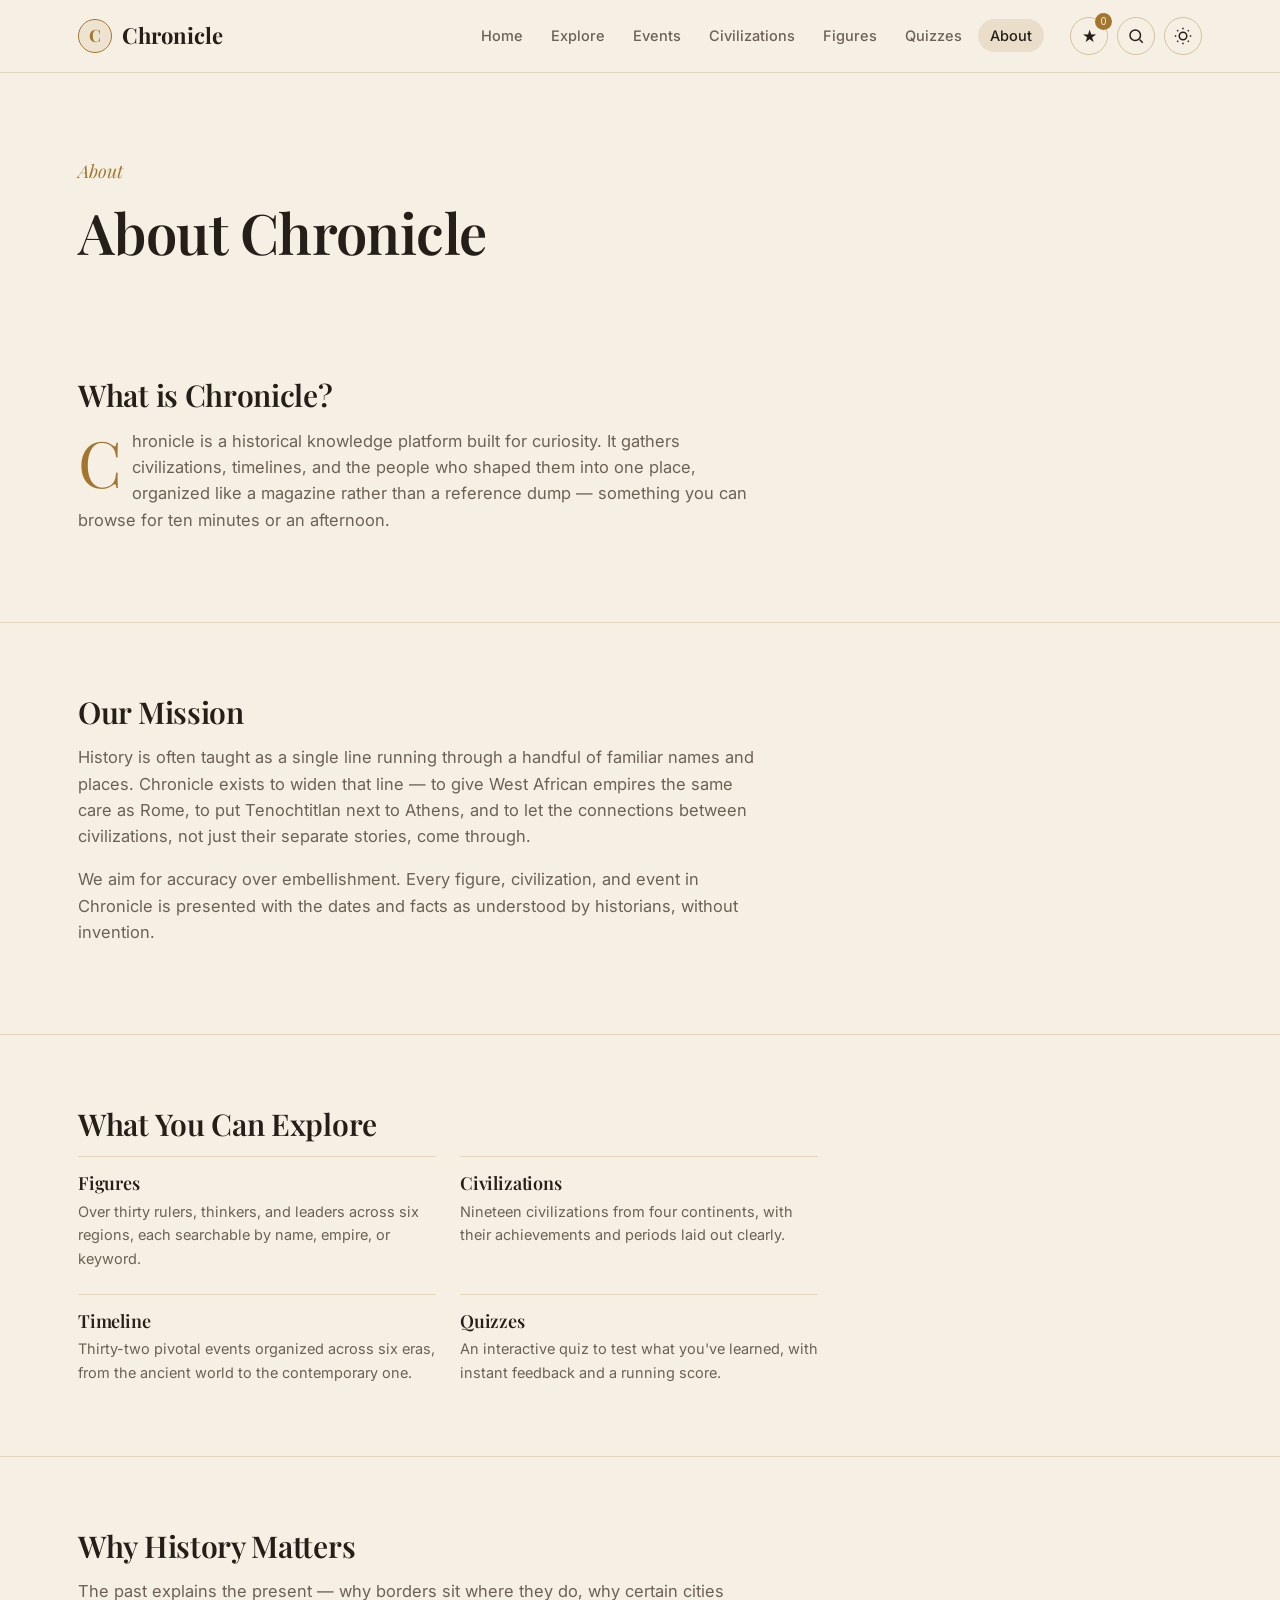
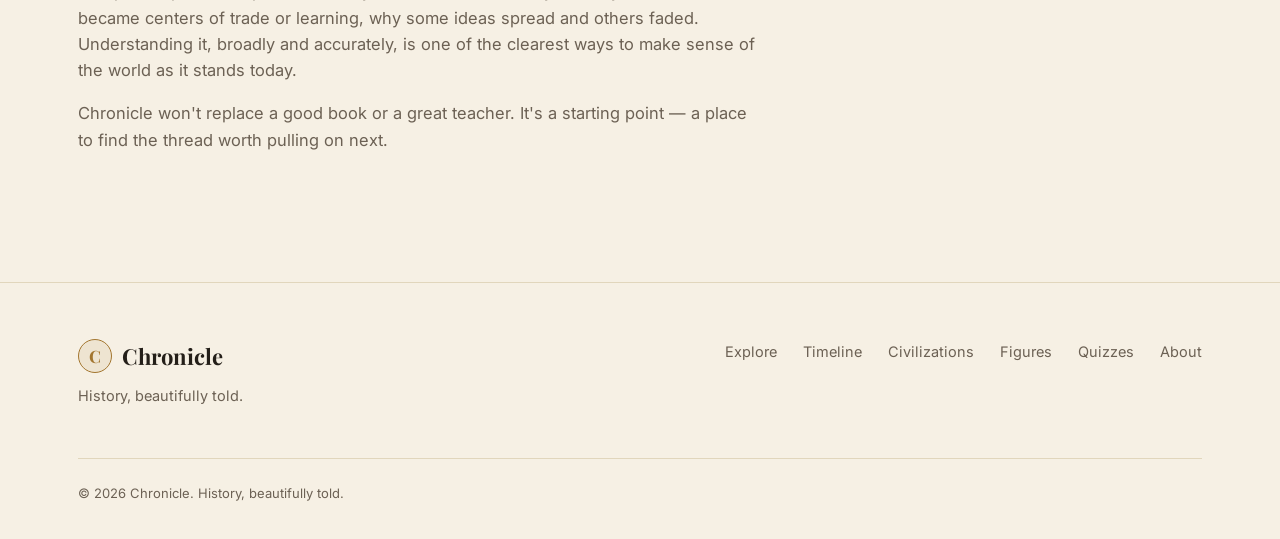
<file: about.html>
<!DOCTYPE html>
<html lang="en">
<head>
<meta charset="UTF-8">
<meta name="viewport" content="width=device-width, initial-scale=1, viewport-fit=cover">
<title>About — Chronicle</title>
<meta name="description" content="What Chronicle is, our mission, and why history matters.">
<link rel="preconnect" href="https://fonts.googleapis.com">
<link rel="stylesheet" href="style.css">
</head>
<body data-page="about">
<a class="skip-link" href="#main">Skip to content</a>
<header class="site-header">
  <div class="header-inner">
    <a href="index.html" class="logo"><span class="logo-mark">C</span>Chronicle</a>
    <nav class="nav-menu" data-nav-menu>
      <ul class="nav-links">
        <li><a href="index.html" data-page="home">Home</a></li>
        <li><a href="explore.html" data-page="explore">Explore</a></li>
        <li><a href="timeline.html" data-page="timeline">Events</a></li>
        <li><a href="civilizations.html" data-page="civilizations">Civilizations</a></li>
        <li><a href="figures.html" data-page="figures">Figures</a></li>
        <li><a href="quizzes.html" data-page="quizzes">Quizzes</a></li>
        <li><a href="about.html" data-page="about">About</a></li>
      </ul>
    </nav>
    <div class="header-actions">
      <button class="header-search" type="button" data-header-search aria-label="Search Chronicle">
        <svg width="18" height="18" viewBox="0 0 24 24" fill="none" stroke="currentColor" stroke-width="2"><circle cx="11" cy="11" r="7"/><path d="m21 21-4.3-4.3"/></svg>
      </button>
      <button class="theme-toggle" data-theme-toggle aria-label="Toggle dark mode" aria-pressed="false">
        <svg class="icon-light" width="18" height="18" viewBox="0 0 24 24" fill="none" stroke="currentColor" stroke-width="2"><circle cx="12" cy="12" r="5"/><path d="M12 1v2M12 21v2M4.22 4.22l1.42 1.42M18.36 18.36l1.42 1.42M1 12h2M21 12h2M4.22 19.78l1.42-1.42M18.36 5.64l1.42-1.42"/></svg>
        <svg class="icon-dark" width="18" height="18" viewBox="0 0 24 24" fill="none" stroke="currentColor" stroke-width="2"><path d="M21 12.79A9 9 0 1 1 11.21 3 7 7 0 0 0 21 12.79z"/></svg>
      </button>
      <button class="nav-toggle" data-nav-toggle aria-label="Toggle menu" aria-expanded="false">
        <span></span><span></span><span></span>
      </button>
    </div>
  </div>
</header>

<main id="main">
  <section class="hero" style="padding-bottom:20px;">
    <div class="container">
      <p class="hero-eyebrow">About</p>
      <h1 style="font-size:clamp(36px,5vw,56px);">About Chronicle</h1>
    </div>
  </section>

  <section class="section" style="border-top:none;">
    <div class="container">
      <div class="prose-block">
        <h2>What is Chronicle?</h2>
        <p class="dropcap">Chronicle is a historical knowledge platform built for curiosity. It gathers civilizations, timelines, and the people who shaped them into one place, organized like a magazine rather than a reference dump — something you can browse for ten minutes or an afternoon.</p>
      </div>
    </div>
  </section>

  <section class="section">
    <div class="container">
      <div class="prose-block">
        <h2>Our Mission</h2>
        <p>History is often taught as a single line running through a handful of familiar names and places. Chronicle exists to widen that line — to give West African empires the same care as Rome, to put Tenochtitlan next to Athens, and to let the connections between civilizations, not just their separate stories, come through.</p>
        <p>We aim for accuracy over embellishment. Every figure, civilization, and event in Chronicle is presented with the dates and facts as understood by historians, without invention.</p>
      </div>
    </div>
  </section>

  <section class="section">
    <div class="container">
      <div class="prose-block">
        <h2>What You Can Explore</h2>
        <div class="value-grid">
          <div class="value-item">
            <h3>Figures</h3>
            <p>Over thirty rulers, thinkers, and leaders across six regions, each searchable by name, empire, or keyword.</p>
          </div>
          <div class="value-item">
            <h3>Civilizations</h3>
            <p>Nineteen civilizations from four continents, with their achievements and periods laid out clearly.</p>
          </div>
          <div class="value-item">
            <h3>Timeline</h3>
            <p>Thirty-two pivotal events organized across six eras, from the ancient world to the contemporary one.</p>
          </div>
          <div class="value-item">
            <h3>Quizzes</h3>
            <p>An interactive quiz to test what you've learned, with instant feedback and a running score.</p>
          </div>
        </div>
      </div>
    </div>
  </section>

  <section class="section">
    <div class="container">
      <div class="prose-block">
        <h2>Why History Matters</h2>
        <p>The past explains the present — why borders sit where they do, why certain cities became centers of trade or learning, why some ideas spread and others faded. Understanding it, broadly and accurately, is one of the clearest ways to make sense of the world as it stands today.</p>
        <p>Chronicle won't replace a good book or a great teacher. It's a starting point — a place to find the thread worth pulling on next.</p>
      </div>
    </div>
  </section>
</main>

<footer class="site-footer">
  <div class="container">
    <div class="footer-grid">
      <div class="footer-brand">
        <a href="index.html" class="logo"><span class="logo-mark">C</span>Chronicle</a>
        <p class="footer-tagline">History, beautifully told.</p>
      </div>
      <ul class="footer-links">
        <li><a href="explore.html">Explore</a></li>
        <li><a href="timeline.html">Timeline</a></li>
        <li><a href="civilizations.html">Civilizations</a></li>
        <li><a href="figures.html">Figures</a></li>
        <li><a href="quizzes.html">Quizzes</a></li>
        <li><a href="about.html">About</a></li>
      </ul>
    </div>
    <div class="footer-bottom">&copy; <span data-current-year>2026</span> Chronicle. History, beautifully told.</div>
  </div>
</footer>

<script src="script.js"></script>
</body>
</html>
</file>
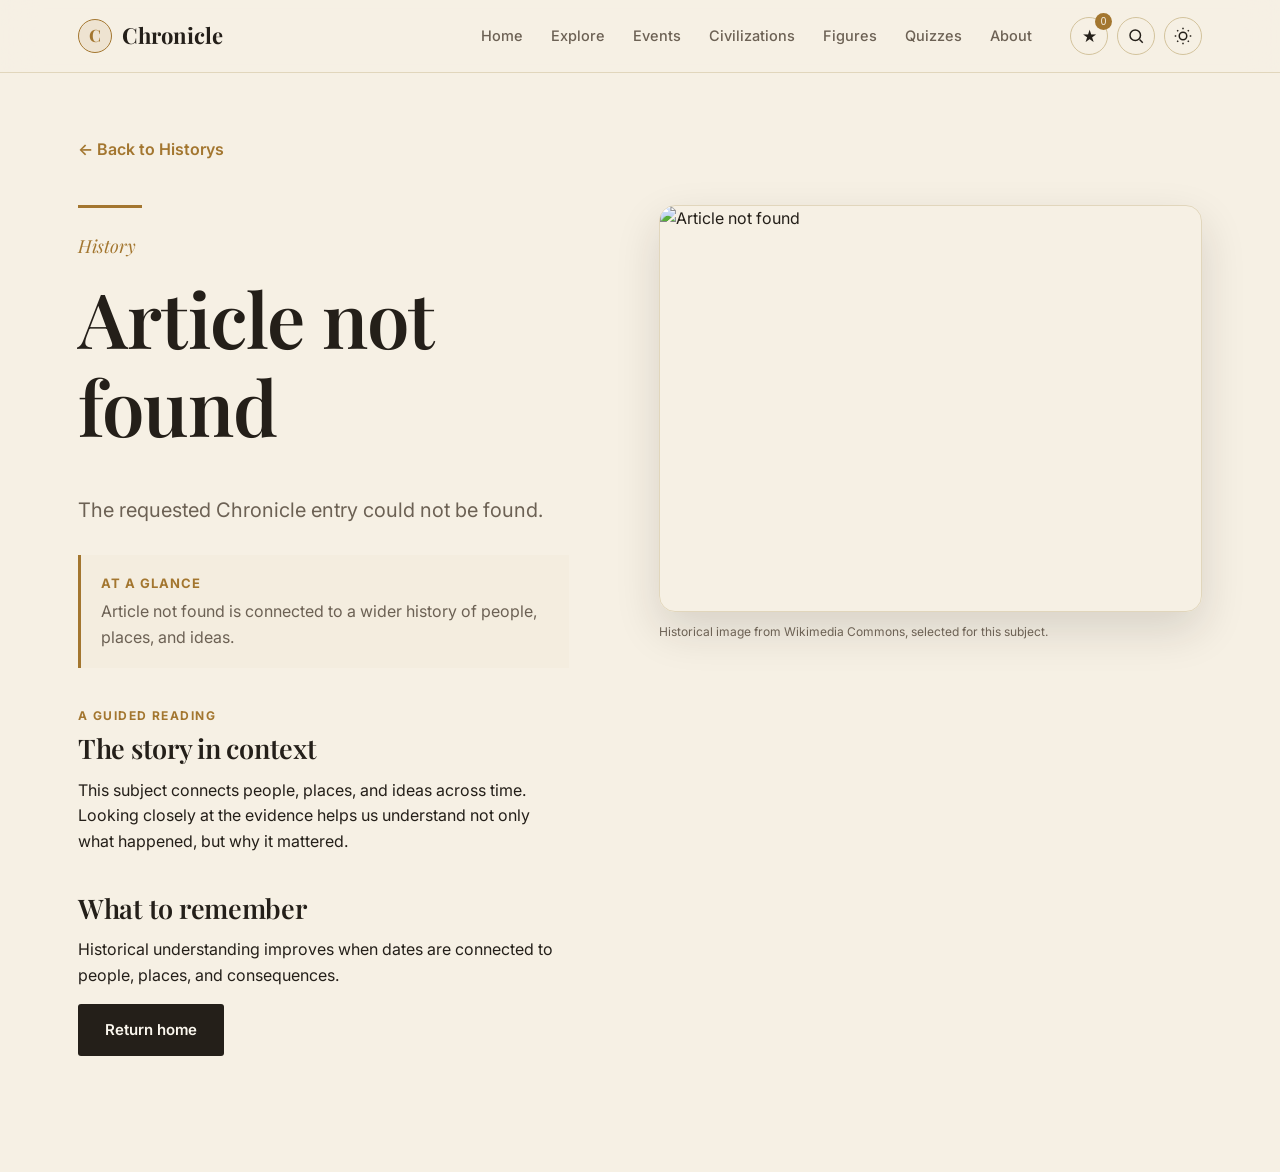
<file: article.html>
<!DOCTYPE html>
<html lang="en">
<head>
<meta charset="UTF-8">
<meta name="viewport" content="width=device-width, initial-scale=1, viewport-fit=cover">
<title>Article — Chronicle</title>
<meta name="description" content="A Chronicle historical article.">
<link rel="stylesheet" href="style.css">
</head>
<body data-page="article">
<a class="skip-link" href="#main">Skip to content</a>
<header class="site-header">
  <div class="header-inner">
    <a href="index.html" class="logo"><span class="logo-mark">C</span>Chronicle</a>
    <nav class="nav-menu" data-nav-menu>
      <ul class="nav-links">
        <li><a href="index.html" data-page="home">Home</a></li>
        <li><a href="explore.html" data-page="explore">Explore</a></li>
        <li><a href="timeline.html" data-page="timeline">Events</a></li>
        <li><a href="civilizations.html" data-page="civilizations">Civilizations</a></li>
        <li><a href="figures.html" data-page="figures">Figures</a></li>
        <li><a href="quizzes.html" data-page="quizzes">Quizzes</a></li>
        <li><a href="about.html" data-page="about">About</a></li>
      </ul>
    </nav>
    <div class="header-actions">
      <button class="header-search" type="button" data-header-search aria-label="Search Chronicle">
        <svg width="18" height="18" viewBox="0 0 24 24" fill="none" stroke="currentColor" stroke-width="2"><circle cx="11" cy="11" r="7"/><path d="m21 21-4.3-4.3"/></svg>
      </button>
      <button class="theme-toggle" data-theme-toggle aria-label="Toggle dark mode" aria-pressed="false">
        <svg class="icon-light" width="18" height="18" viewBox="0 0 24 24" fill="none" stroke="currentColor" stroke-width="2"><circle cx="12" cy="12" r="5"/><path d="M12 1v2M12 21v2M4.22 4.22l1.42 1.42M18.36 18.36l1.42 1.42M1 12h2M21 12h2M4.22 19.78l1.42-1.42M18.36 5.64l1.42-1.42"/></svg>
        <svg class="icon-dark" width="18" height="18" viewBox="0 0 24 24" fill="none" stroke="currentColor" stroke-width="2"><path d="M21 12.79A9 9 0 1 1 11.21 3 7 7 0 0 0 21 12.79z"/></svg>
      </button>
      <button class="nav-toggle" data-nav-toggle aria-label="Toggle menu" aria-expanded="false"><span></span><span></span><span></span></button>
    </div>
  </div>
</header>

<main id="main">
  <article class="article-page" id="article-content"></article>
</main>

<script src="script.js"></script>
<script>
document.addEventListener("DOMContentLoaded", () => {
  const params = new URLSearchParams(window.location.search);
  const type = params.get("type") || "story";
  const id = params.get("id") || "";
  const item = getChronicleItem(type, id);
  const article = document.getElementById("article-content");
  const name = item ? (item.name || item.title) : "Article not found";
  const image = item ? itemImage(item, item.image || fallbackImage) : fallbackImage;
  const category = type === "figure" ? "Historical figure" : type === "civilization" ? "Civilization" : type === "event" ? "Timeline event" : item?.category || "History";
  const detail = item ? (item.description || "Explore the historical context, people, and ideas connected to this subject.") : "The requested Chronicle entry could not be found.";
  const metadata = item ? [item.period, item.date, item.era, item.region, item.civilization].filter(Boolean) : [];

  document.title = `${name} — Chronicle`;
  article.innerHTML = `
    <div class="container">
      <a class="article-back" href="${type === "civilization" ? "civilizations.html" : type === "figure" ? "figures.html" : type === "event" ? "timeline.html" : "explore.html"}">&larr; Back to ${escapeHtml(category)}s</a>
      <div class="article-layout">
        <div class="article-copy">
          <p class="hero-eyebrow">${escapeHtml(category)}</p>
          <h1>${escapeHtml(name)}</h1>
          <div class="article-meta">${metadata.map(value => `<span>${escapeHtml(value)}</span>`).join("")}</div>
          ${item ? favoriteButton(type, item.id, name) : ""}
          <p class="article-lede">${escapeHtml(detail)}</p>
          <div class="article-at-a-glance">
            <strong>At a glance</strong>
            <p>${escapeHtml(name)} is connected to ${escapeHtml(metadata.filter(value => value !== item?.date && value !== item?.period).join(", ") || "a wider history of people, places, and ideas")}.</p>
          </div>
          <div class="article-section-label">A guided reading</div>
          <h2>The story in context</h2>
          <p>${escapeHtml(type === "figure" ? `${name} is best understood through the decisions, relationships, and pressures that shaped their time. Their story is not only a biography: it shows how individual choices could influence states, communities, and ideas.` : type === "civilization" ? `${name} developed through geography, institutions, exchange, and conflict. Studying how these forces worked together helps explain both its achievements and its lasting influence.` : type === "event" ? `This event mattered because it changed what people, rulers, or communities could do next. Its causes developed over time, and its consequences continued beyond the date shown here.` : `This subject connects people, places, and ideas across time. Looking closely at the evidence helps us understand not only what happened, but why it mattered.`)}</p>
          <h2>What to remember</h2>
          <p>${escapeHtml(item?.keywords?.length ? `Keep these ideas in mind: ${item.keywords.slice(0, 5).join(", ")}.` : "Historical understanding improves when dates are connected to people, places, and consequences.")}</p>
          ${item && item.achievements ? `<h2>Key achievements</h2><ul class="article-list">${item.achievements.map(value => `<li>${escapeHtml(value)}</li>`).join("")}</ul>` : ""}
        </div>
        <figure class="article-figure">
          <img data-topic-image data-topic="${escapeHtml(item?.keywords?.join(" ") || category)}" src="${image}" alt="${escapeHtml(itemImageAlt(item, name))}" onerror="imageOnErrorHandler(this,'${escapeHtml(name)}','${escapeHtml(id)}')">
          <figcaption>Historical image from Wikimedia Commons, selected for this subject.</figcaption>
        </figure>
      </div>
    </div>`;
  if (!item) article.querySelector(".article-copy").innerHTML += `<p><a class="btn btn-primary" href="index.html">Return home</a></p>`;
});
</script>
</body>
</html>
</file>
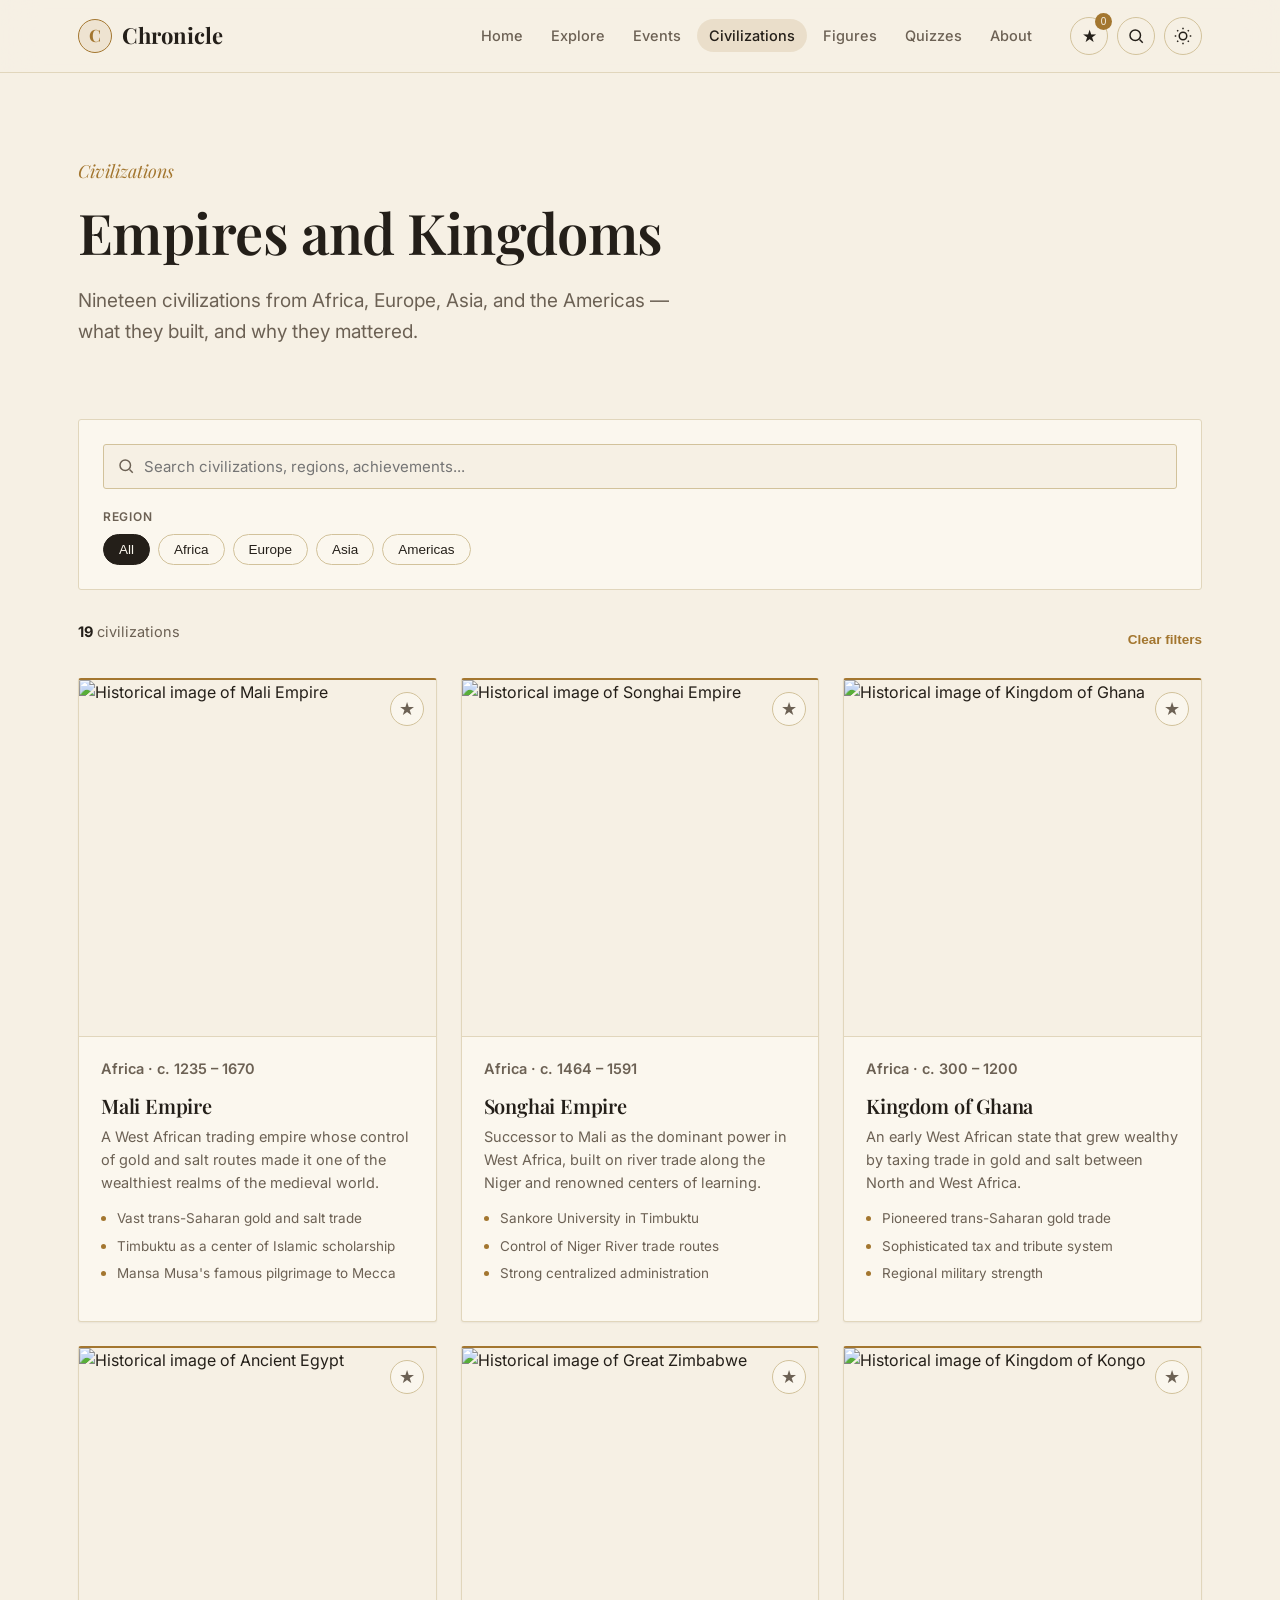
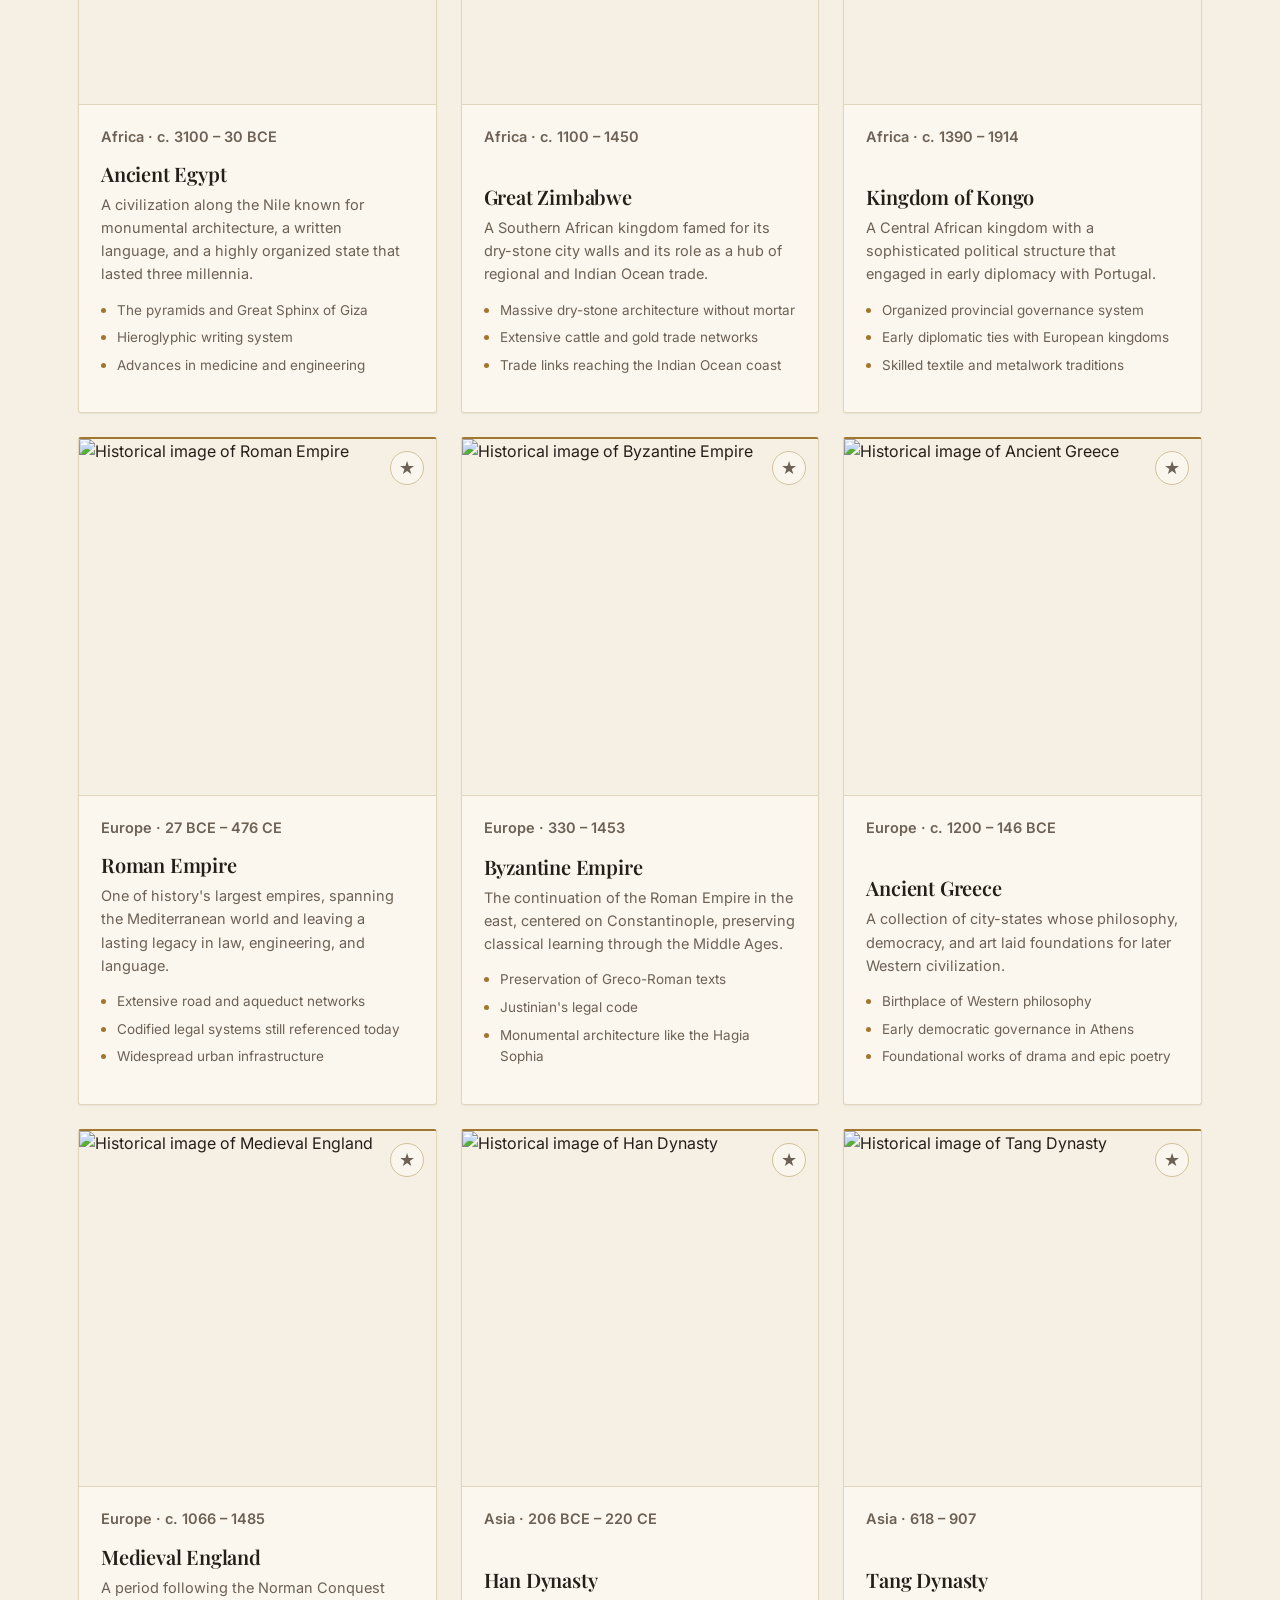
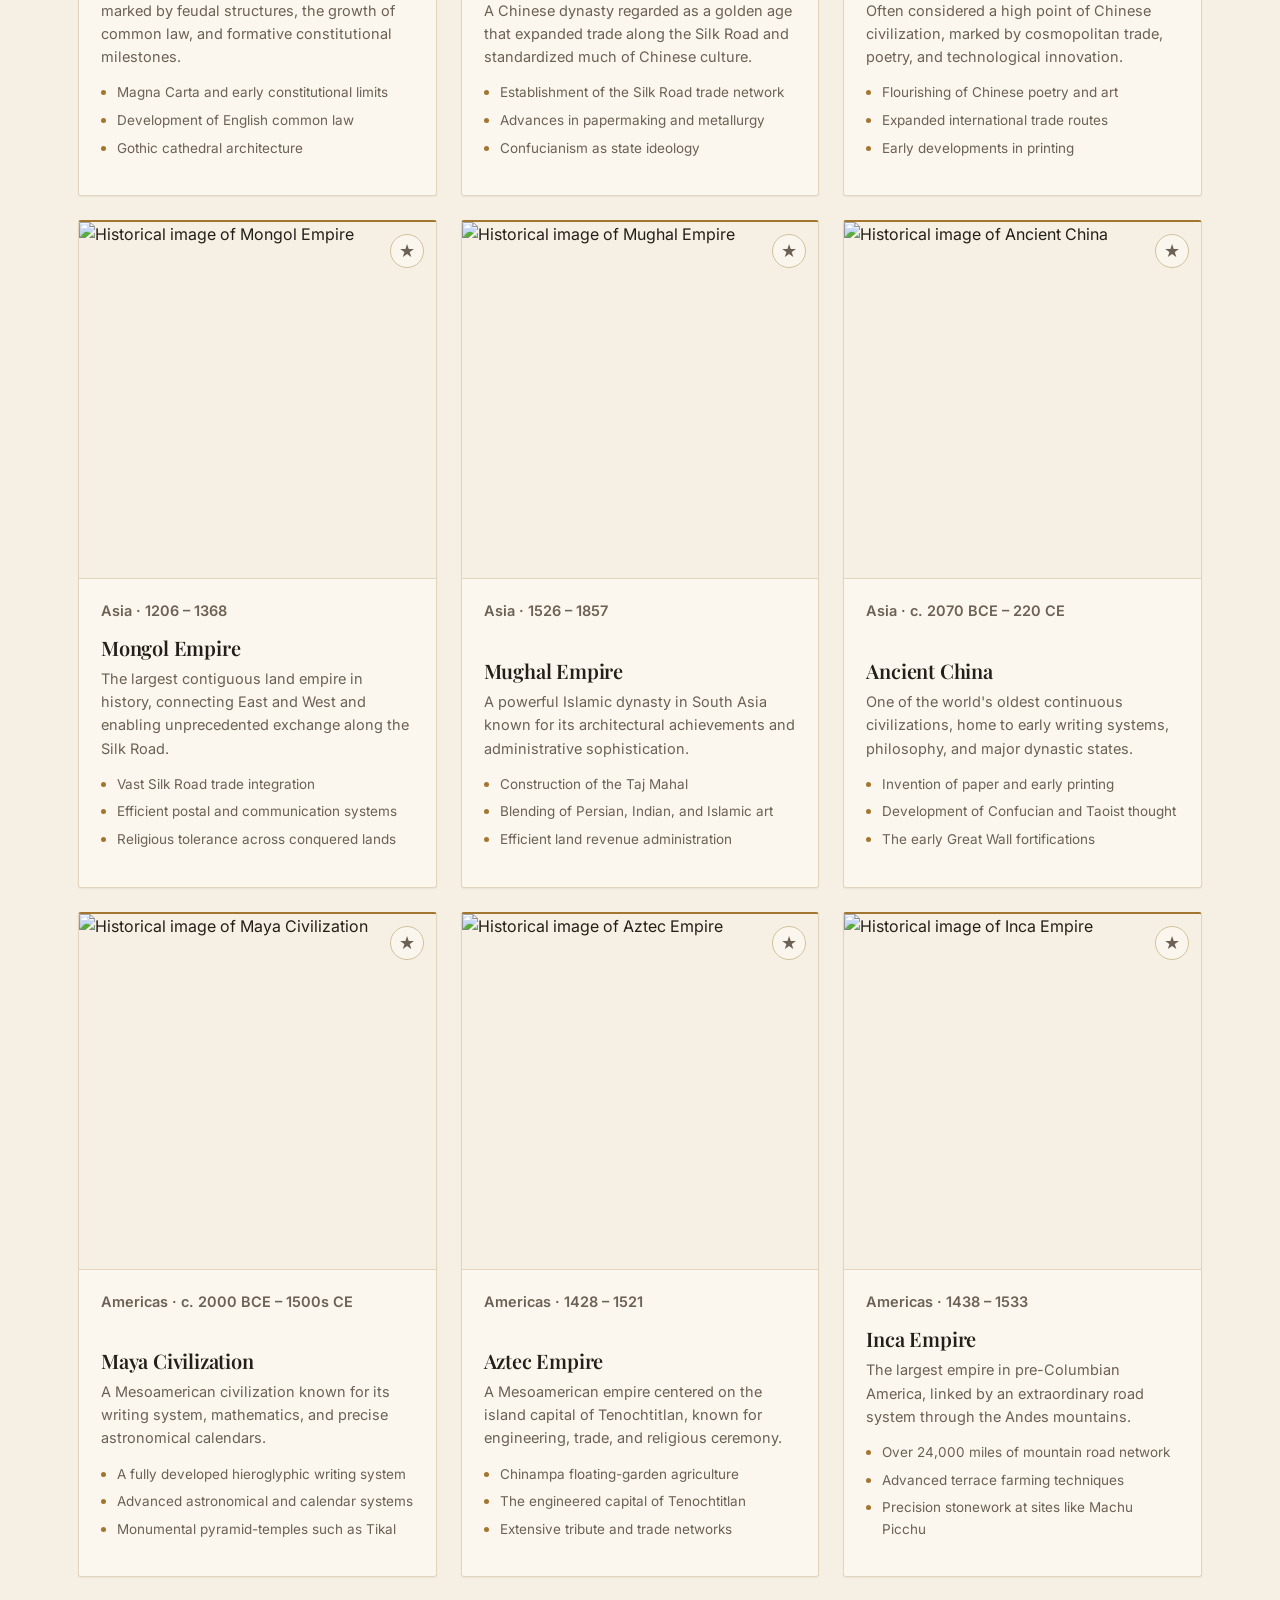
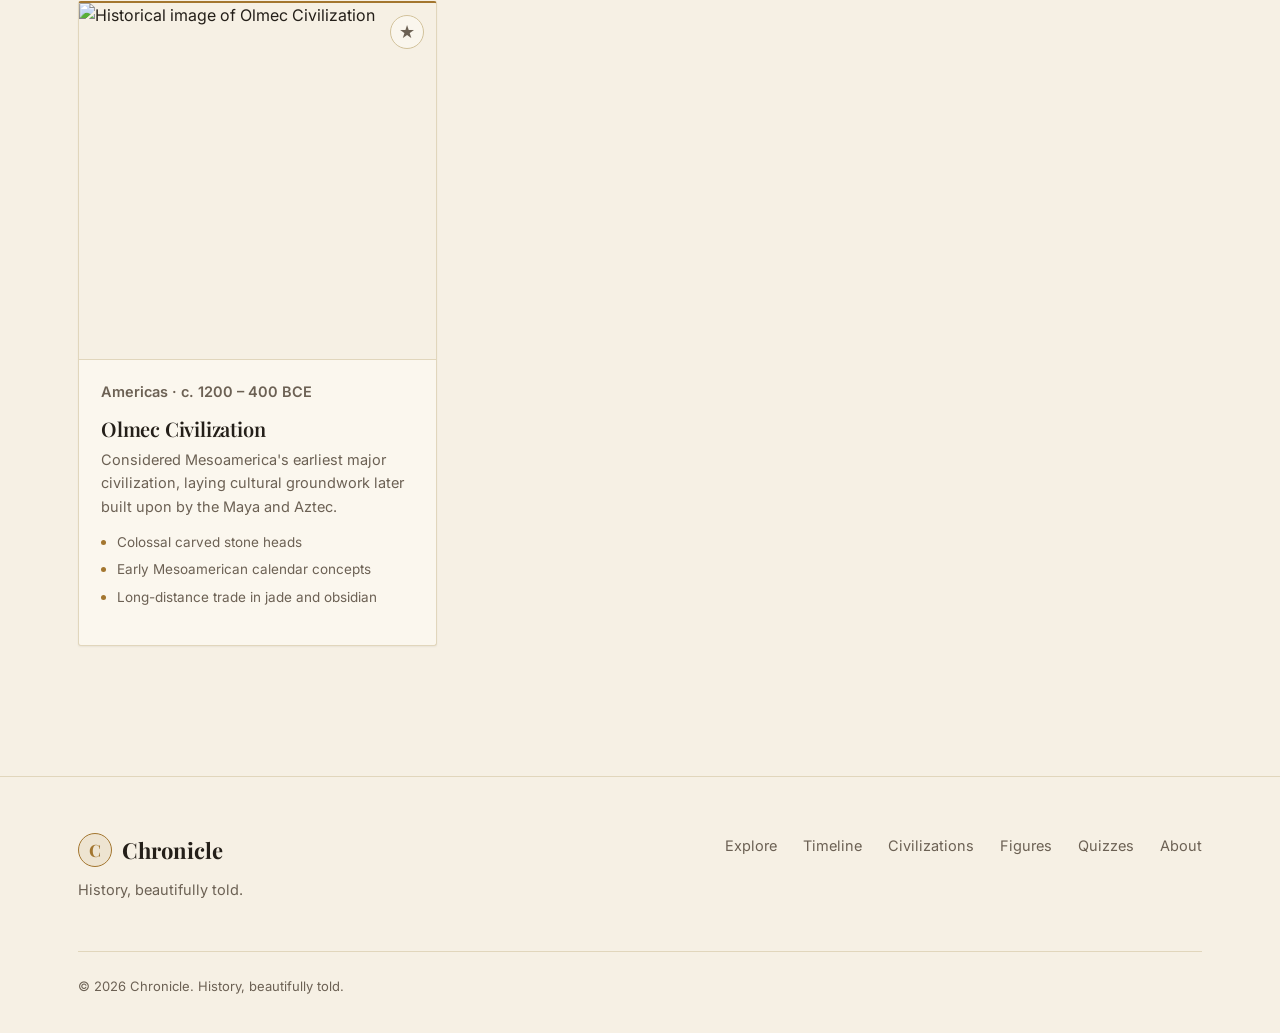
<file: civilizations.html>
<!DOCTYPE html>
<html lang="en">
<head>
<meta charset="UTF-8">
<meta name="viewport" content="width=device-width, initial-scale=1, viewport-fit=cover">
<title>Civilizations — Chronicle</title>
<meta name="description" content="Explore civilizations from Africa, Europe, Asia, and the Americas — their achievements, regions, and periods.">
<link rel="preconnect" href="https://fonts.googleapis.com">
<link rel="stylesheet" href="style.css">
</head>
<body data-page="civilizations">
<a class="skip-link" href="#main">Skip to content</a>
<header class="site-header">
  <div class="header-inner">
    <a href="index.html" class="logo"><span class="logo-mark">C</span>Chronicle</a>
    <nav class="nav-menu" data-nav-menu>
      <ul class="nav-links">
        <li><a href="index.html" data-page="home">Home</a></li>
        <li><a href="explore.html" data-page="explore">Explore</a></li>
        <li><a href="timeline.html" data-page="timeline">Events</a></li>
        <li><a href="civilizations.html" data-page="civilizations">Civilizations</a></li>
        <li><a href="figures.html" data-page="figures">Figures</a></li>
        <li><a href="quizzes.html" data-page="quizzes">Quizzes</a></li>
        <li><a href="about.html" data-page="about">About</a></li>
      </ul>
    </nav>
    <div class="header-actions">
      <button class="header-search" type="button" data-header-search aria-label="Search Chronicle">
        <svg width="18" height="18" viewBox="0 0 24 24" fill="none" stroke="currentColor" stroke-width="2"><circle cx="11" cy="11" r="7"/><path d="m21 21-4.3-4.3"/></svg>
      </button>
      <button class="theme-toggle" data-theme-toggle aria-label="Toggle dark mode" aria-pressed="false">
        <svg class="icon-light" width="18" height="18" viewBox="0 0 24 24" fill="none" stroke="currentColor" stroke-width="2"><circle cx="12" cy="12" r="5"/><path d="M12 1v2M12 21v2M4.22 4.22l1.42 1.42M18.36 18.36l1.42 1.42M1 12h2M21 12h2M4.22 19.78l1.42-1.42M18.36 5.64l1.42-1.42"/></svg>
        <svg class="icon-dark" width="18" height="18" viewBox="0 0 24 24" fill="none" stroke="currentColor" stroke-width="2"><path d="M21 12.79A9 9 0 1 1 11.21 3 7 7 0 0 0 21 12.79z"/></svg>
      </button>
      <button class="nav-toggle" data-nav-toggle aria-label="Toggle menu" aria-expanded="false">
        <span></span><span></span><span></span>
      </button>
    </div>
  </div>
</header>

<main id="main">
  <section class="hero civ-hero">
    <div class="container">
      <p class="hero-eyebrow">Civilizations</p>
      <h1>Empires and Kingdoms</h1>
      <p class="lede">Nineteen civilizations from Africa, Europe, Asia, and the Americas — what they built, and why they mattered.</p>
    </div>
  </section>

  <section class="container civ-content">
    <div class="controls-bar">
      <div class="search-row">
        <div class="search-input-wrap">
          <svg width="18" height="18" viewBox="0 0 24 24" fill="none" stroke="currentColor" stroke-width="2"><circle cx="11" cy="11" r="7"/><path d="m21 21-4.3-4.3"/></svg>
          <input type="text" class="search-input" id="civ-search" placeholder="Search civilizations, regions, achievements..." aria-label="Search civilizations">
        </div>
      </div>
      <div class="filter-groups">
        <div class="filter-group">
          <span class="filter-group-label">Region</span>
          <div class="chip-row" id="region-filters"></div>
        </div>
      </div>
    </div>

    <div class="results-row">
      <p class="results-count"><strong id="result-number">0</strong> <span id="result-label">civilizations</span></p>
      <button class="clear-filters-btn" id="clear-filters">Clear filters</button>
    </div>

    <div class="card-grid" id="civ-results"></div>
    <div class="empty-state" id="civ-empty" hidden>
      <h3>No civilizations found</h3>
      <p>Try another name, region, period, or keyword.</p>
    </div>
  </section>
</main>

<footer class="site-footer">
  <div class="container">
    <div class="footer-grid">
      <div class="footer-brand">
        <a href="index.html" class="logo"><span class="logo-mark">C</span>Chronicle</a>
        <p class="footer-tagline">History, beautifully told.</p>
      </div>
      <ul class="footer-links">
        <li><a href="explore.html">Explore</a></li>
        <li><a href="timeline.html">Timeline</a></li>
        <li><a href="civilizations.html">Civilizations</a></li>
        <li><a href="figures.html">Figures</a></li>
        <li><a href="quizzes.html">Quizzes</a></li>
        <li><a href="about.html">About</a></li>
      </ul>
    </div>
    <div class="footer-bottom">&copy; <span data-current-year>2026</span> Chronicle. History, beautifully told.</div>
  </div>
</footer>

<script src="script.js"></script>
<script>
document.addEventListener("DOMContentLoaded", () => {
  const civs = getCivilizations();
  const state = { query: "", region: "All" };
  const regionOrder = ["All", "Africa", "Europe", "Asia", "Americas", "Middle East"];
  const regions = regionOrder.filter(r => r === "All" || civs.some(c => c.region === r));

  function renderChips() {
    const el = document.getElementById("region-filters");
    el.innerHTML = regions.map(opt => `<button class="chip ${state.region === opt ? "is-active" : ""}" data-value="${escapeHtml(opt)}">${escapeHtml(opt)}</button>`).join("");
    el.querySelectorAll(".chip").forEach(btn => {
      btn.addEventListener("click", () => { state.region = btn.getAttribute("data-value"); render(); });
    });
  }

  function matches(c) {
    if (state.region !== "All" && c.region !== state.region) return false;
    return itemMatchesSearch(c, state.query);
  }

  function render() {
    renderChips();
    const q = normalizeSearchText(state.query);
    let results = civs.filter(matches);
    if (q) results = results.sort((a, b) => getSearchScore(b, q) - getSearchScore(a, q));

    document.getElementById("result-number").textContent = results.length;
    document.getElementById("result-label").textContent = results.length === 1 ? "civilization" : "civilizations";

    const grid = document.getElementById("civ-results");
    const empty = document.getElementById("civ-empty");

    if (results.length === 0) {
      grid.innerHTML = "";
      empty.hidden = false;
      return;
    }
    empty.hidden = true;
    grid.innerHTML = results.map(c => `
      <article class="card civ-card" data-detail-type="civilization" data-detail-id="${escapeHtml(c.id)}" tabindex="0" role="link">
        ${favoriteButton("civilization", c.id, c.name)}
        <div class="card-media"><img data-topic-image data-topic="${escapeHtml(c.keywords?.join(" ") || c.region)}" src="${itemImage(c, c.image || fallbackImage)}" alt="${escapeHtml(c.imageAlt || c.name)}" loading="lazy" onerror="imageOnErrorHandler(this,'${escapeHtml(c.name)}','${c.id}')"></div>
        <div class="card-body">
          <p class="card-eyebrow">${escapeHtml(c.region)} &middot; ${escapeHtml(c.period)}</p>
          <h3>${escapeHtml(c.name)}</h3>
          <p>${escapeHtml(c.description)}</p>
          <ul class="achievement-list">
            ${c.achievements.map(a => `<li>${escapeHtml(a)}</li>`).join("")}
          </ul>
        </div>
      </article>
    `).join("");
  }

  document.getElementById("civ-search").addEventListener("input", (e) => { state.query = e.target.value; render(); });
  document.getElementById("clear-filters").addEventListener("click", () => {
    state.query = ""; state.region = "All";
    document.getElementById("civ-search").value = "";
    render();
  });

  render();
});
</script>
</body>
</html>
</file>
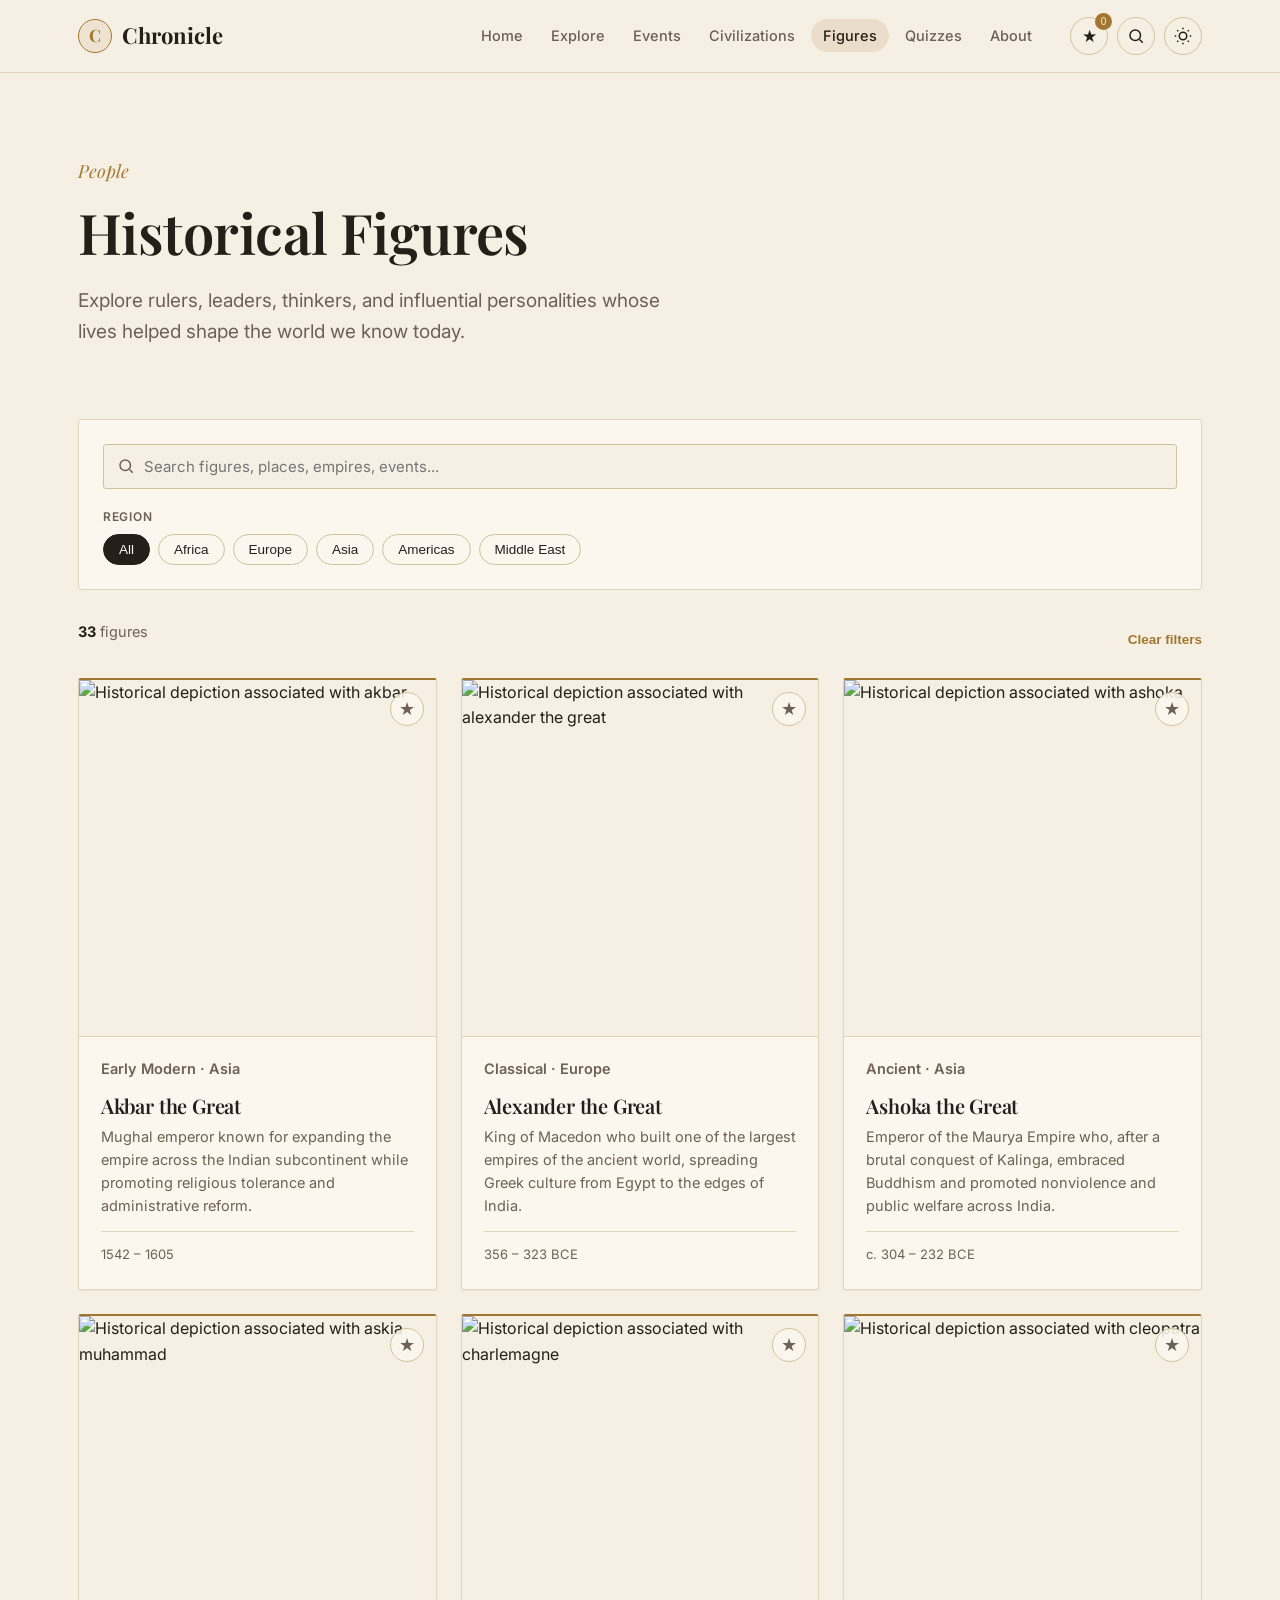
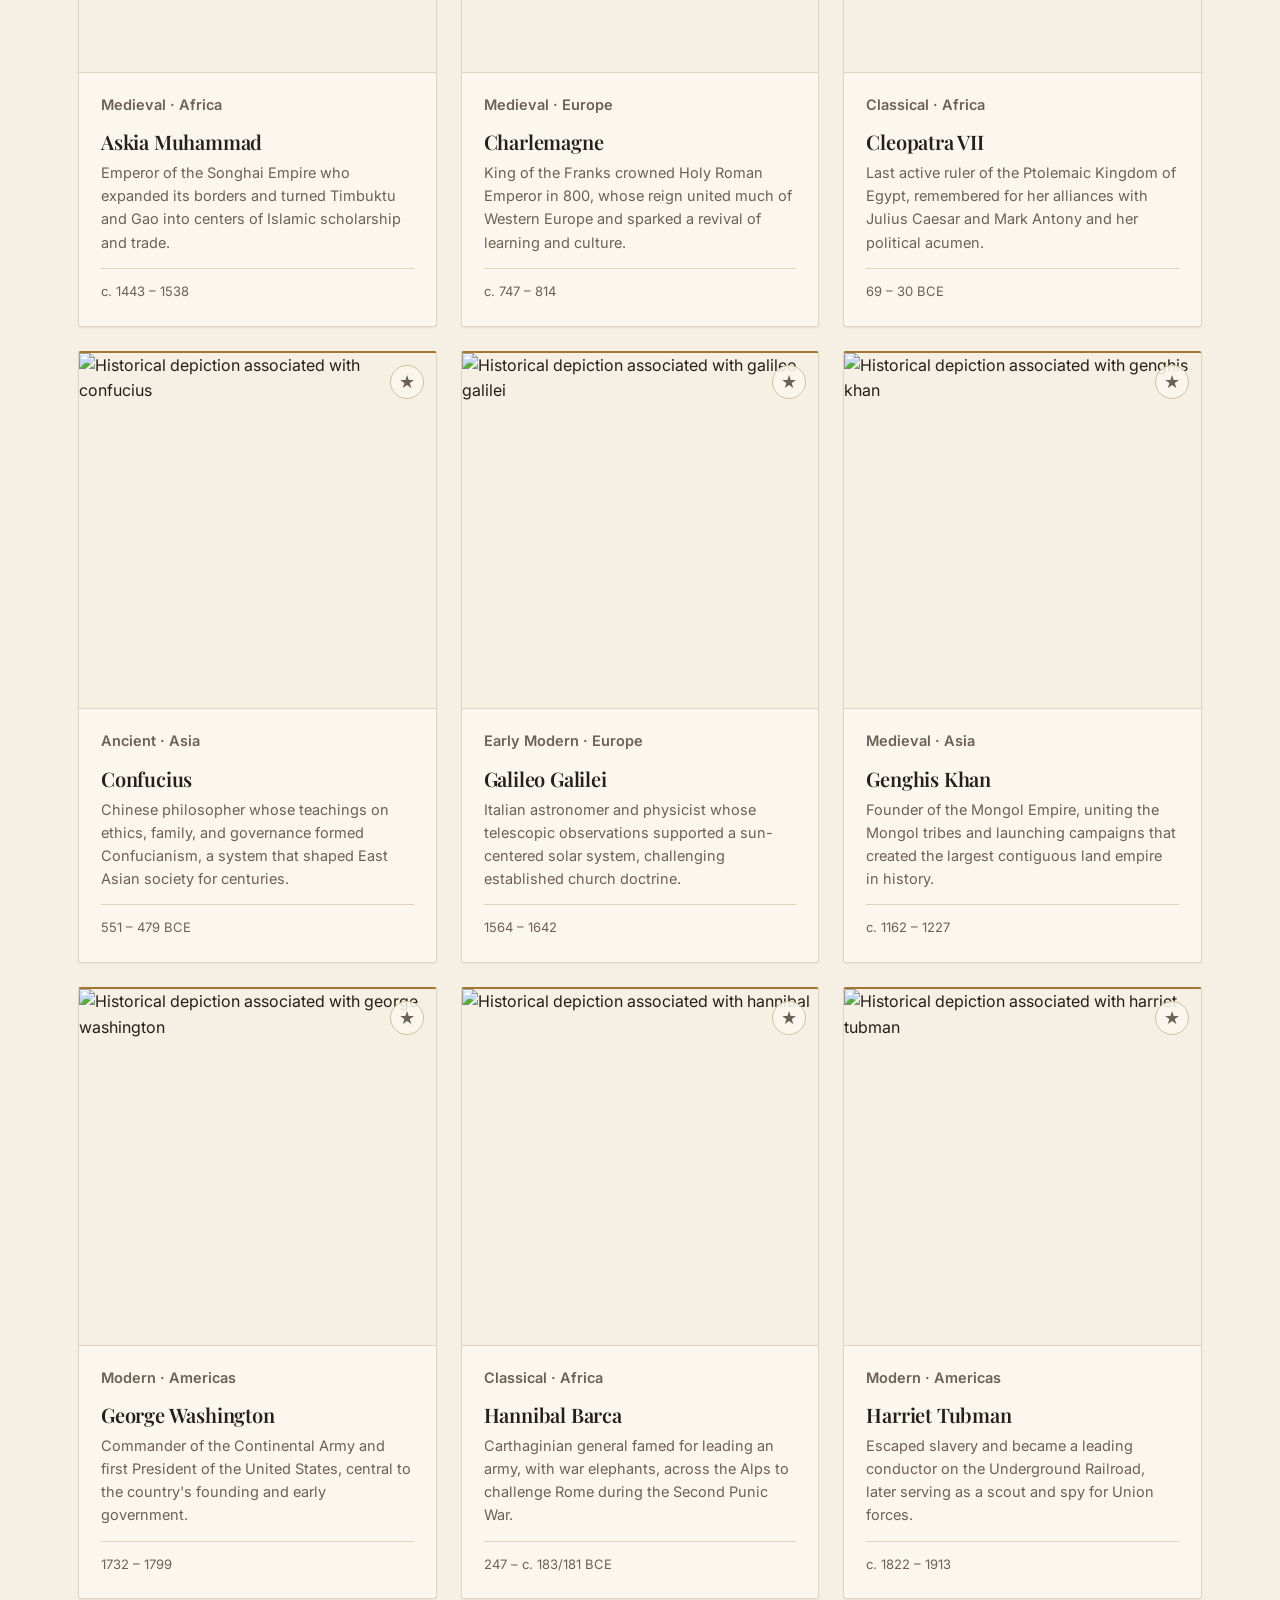
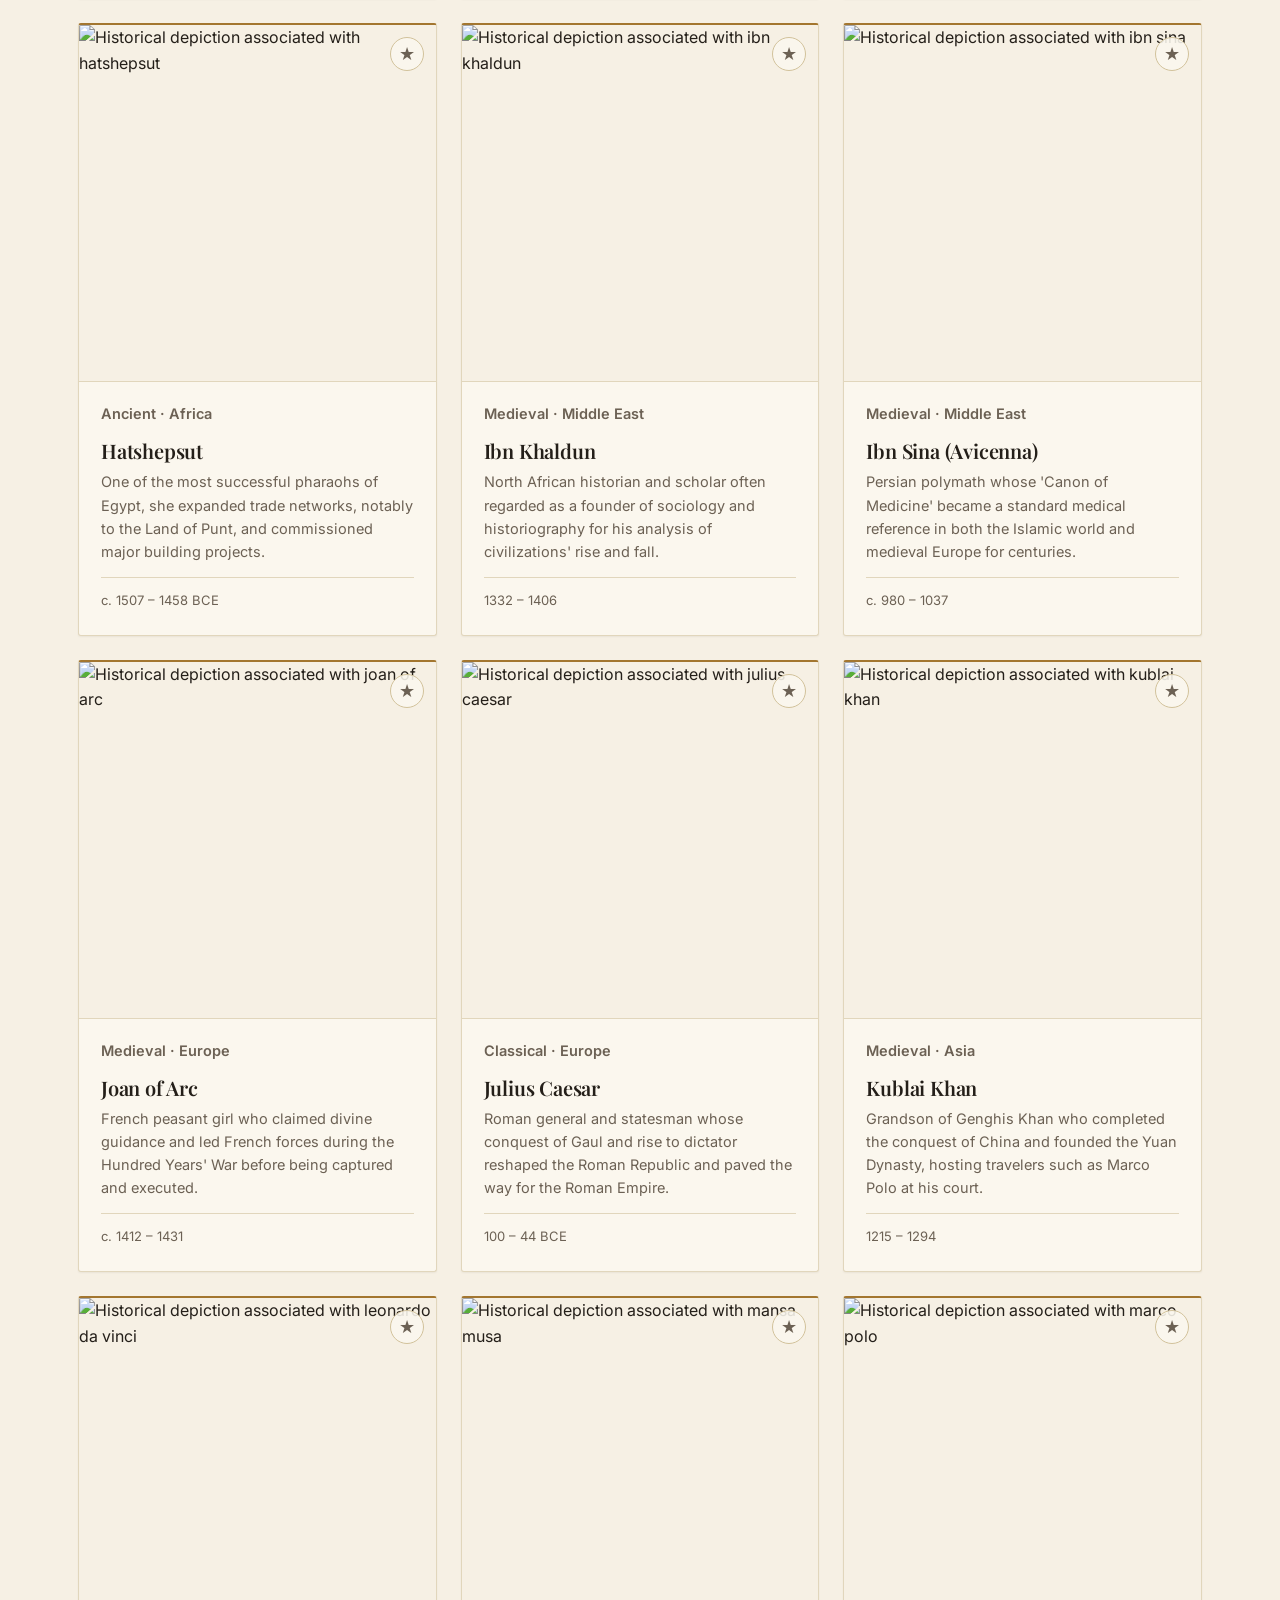
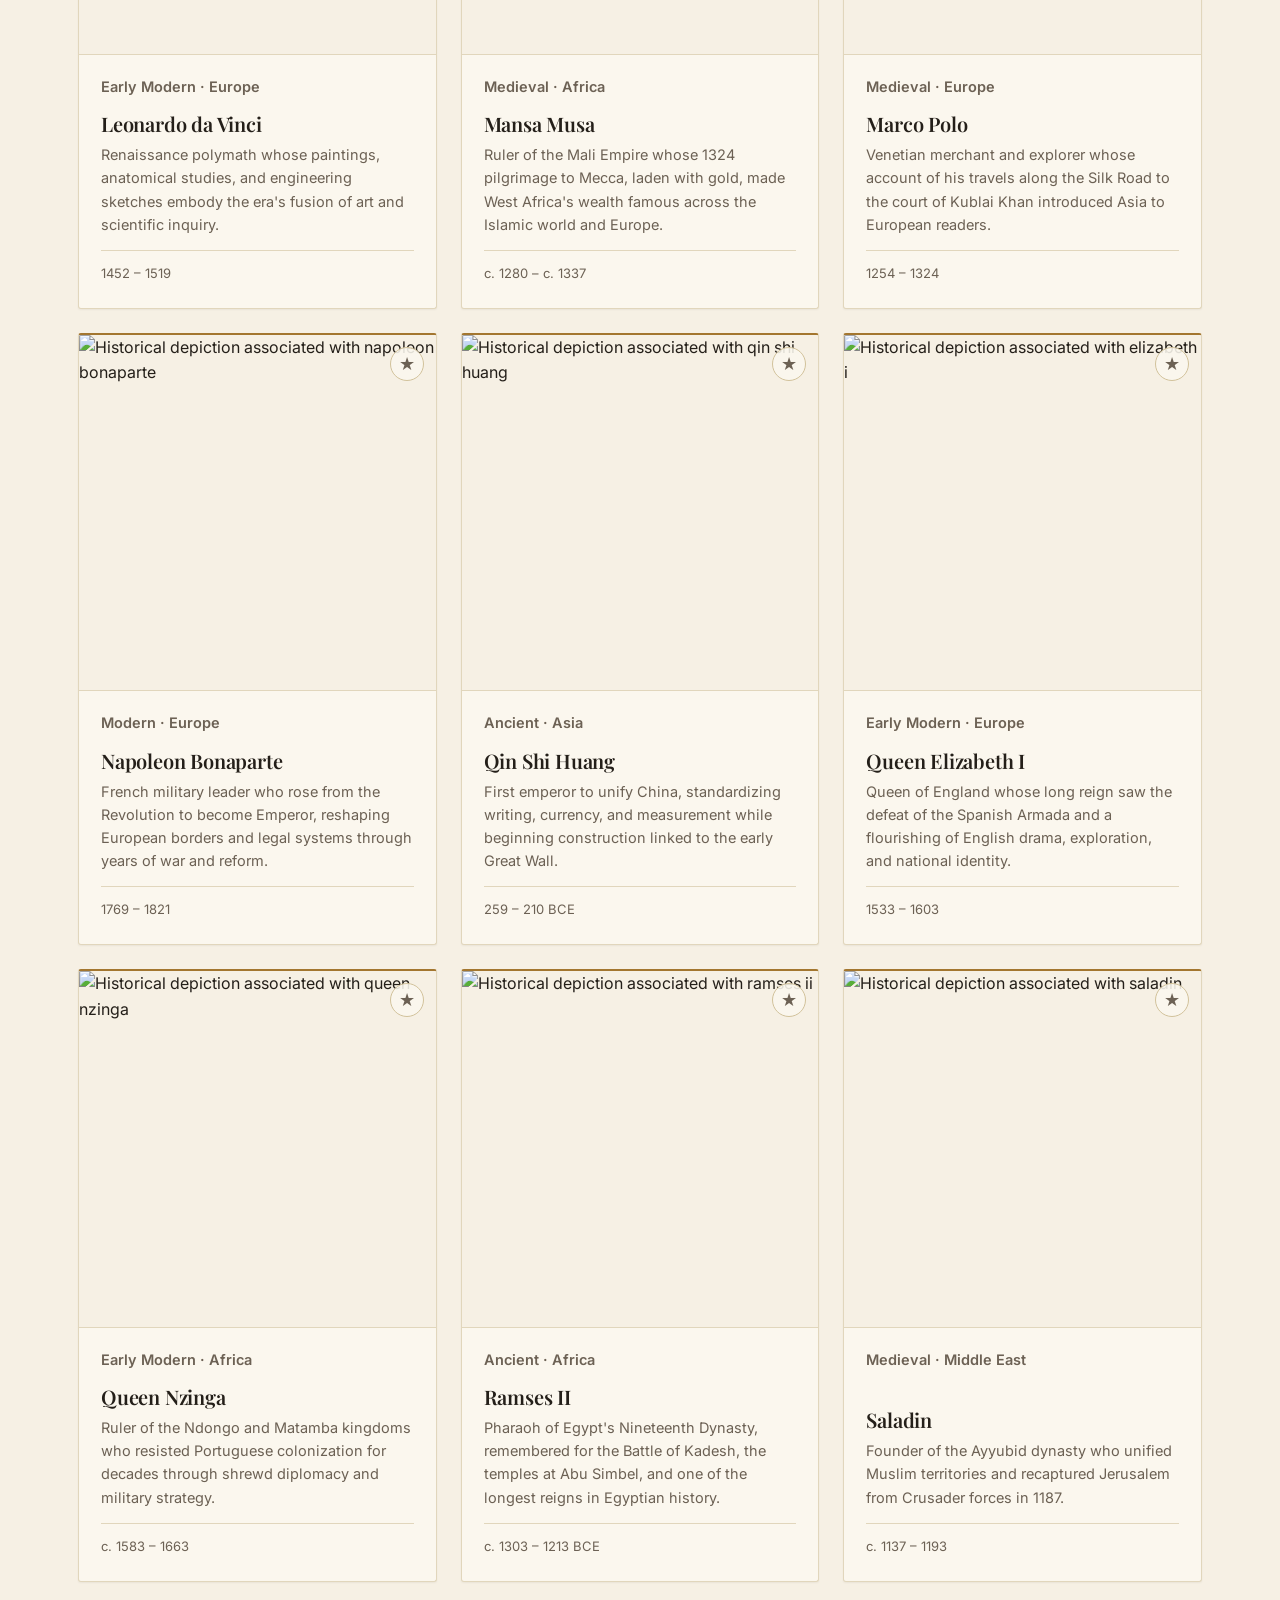
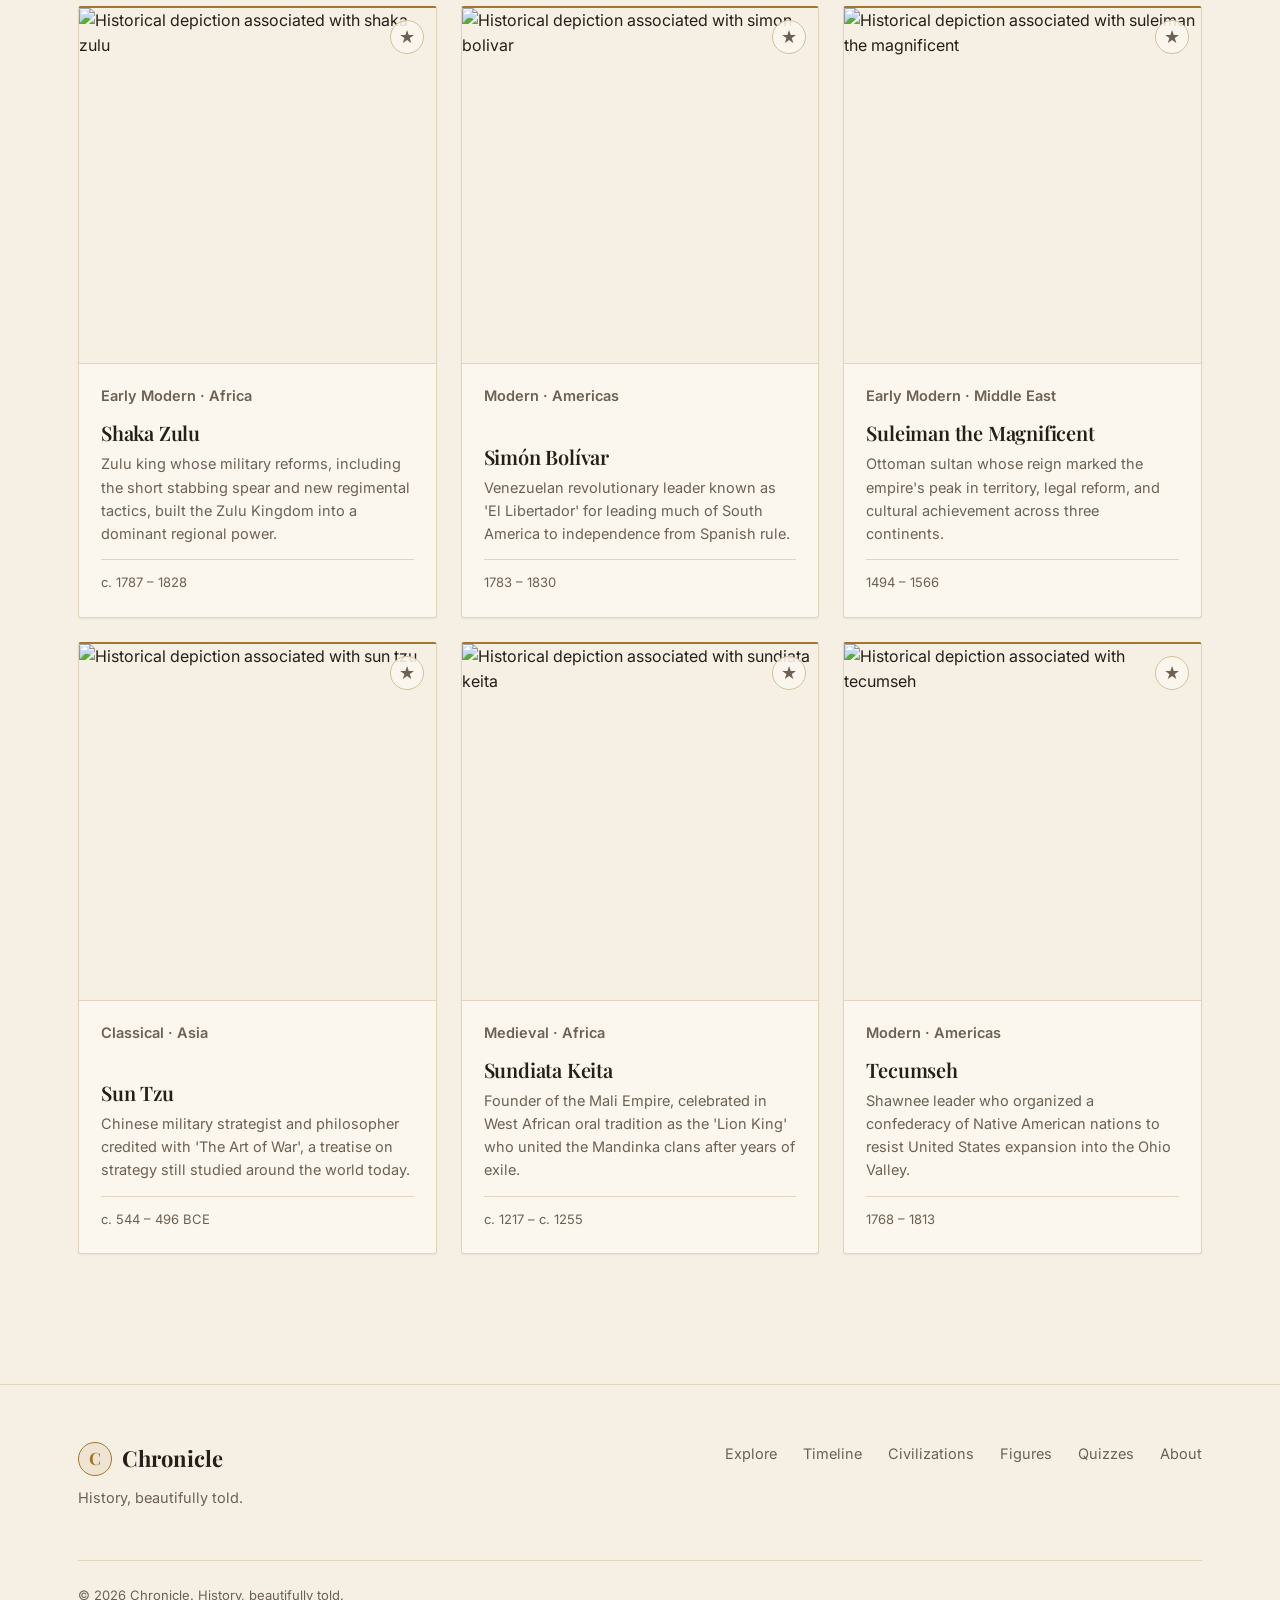
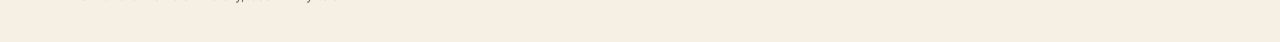
<file: figures.html>
<!DOCTYPE html>
<html lang="en">
<head>
<meta charset="UTF-8">
<meta name="viewport" content="width=device-width, initial-scale=1, viewport-fit=cover">
<title>Historical Figures — Chronicle</title>
<meta name="description" content="A directory of rulers, leaders, thinkers, and influential personalities who shaped world history.">
<link rel="preconnect" href="https://fonts.googleapis.com">
<link rel="stylesheet" href="style.css">
</head>
<body data-page="figures">
<a class="skip-link" href="#main">Skip to content</a>
<header class="site-header">
  <div class="header-inner">
    <a href="index.html" class="logo"><span class="logo-mark">C</span>Chronicle</a>
    <nav class="nav-menu" data-nav-menu>
      <ul class="nav-links">
        <li><a href="index.html" data-page="home">Home</a></li>
        <li><a href="explore.html" data-page="explore">Explore</a></li>
        <li><a href="timeline.html" data-page="timeline">Events</a></li>
        <li><a href="civilizations.html" data-page="civilizations">Civilizations</a></li>
        <li><a href="figures.html" data-page="figures">Figures</a></li>
        <li><a href="quizzes.html" data-page="quizzes">Quizzes</a></li>
        <li><a href="about.html" data-page="about">About</a></li>
      </ul>
    </nav>
    <div class="header-actions">
      <button class="header-search" type="button" data-header-search aria-label="Search Chronicle">
        <svg width="18" height="18" viewBox="0 0 24 24" fill="none" stroke="currentColor" stroke-width="2"><circle cx="11" cy="11" r="7"/><path d="m21 21-4.3-4.3"/></svg>
      </button>
      <button class="theme-toggle" data-theme-toggle aria-label="Toggle dark mode" aria-pressed="false">
        <svg class="icon-light" width="18" height="18" viewBox="0 0 24 24" fill="none" stroke="currentColor" stroke-width="2"><circle cx="12" cy="12" r="5"/><path d="M12 1v2M12 21v2M4.22 4.22l1.42 1.42M18.36 18.36l1.42 1.42M1 12h2M21 12h2M4.22 19.78l1.42-1.42M18.36 5.64l1.42-1.42"/></svg>
        <svg class="icon-dark" width="18" height="18" viewBox="0 0 24 24" fill="none" stroke="currentColor" stroke-width="2"><path d="M21 12.79A9 9 0 1 1 11.21 3 7 7 0 0 0 21 12.79z"/></svg>
      </button>
      <button class="nav-toggle" data-nav-toggle aria-label="Toggle menu" aria-expanded="false">
        <span></span><span></span><span></span>
      </button>
    </div>
  </div>
</header>

<main id="main">
  <section class="hero" style="padding-bottom:40px;">
    <div class="container">
      <p class="hero-eyebrow">People</p>
      <h1 style="font-size:clamp(36px,5vw,56px);">Historical Figures</h1>
      <p class="lede">Explore rulers, leaders, thinkers, and influential personalities whose lives helped shape the world we know today.</p>
    </div>
  </section>

  <section class="container" style="padding-bottom:90px;">
    <div class="controls-bar">
      <div class="search-row">
        <div class="search-input-wrap">
          <svg width="18" height="18" viewBox="0 0 24 24" fill="none" stroke="currentColor" stroke-width="2"><circle cx="11" cy="11" r="7"/><path d="m21 21-4.3-4.3"/></svg>
          <input type="text" class="search-input" id="figure-search" placeholder="Search figures, places, empires, events..." aria-label="Search historical figures">
        </div>
      </div>
      <div class="filter-groups">
        <div class="filter-group">
          <span class="filter-group-label">Region</span>
          <div class="chip-row" id="region-filters"></div>
        </div>
      </div>
    </div>

    <div class="results-row">
      <p class="results-count"><strong id="result-number">0</strong> <span id="result-label">figures</span></p>
      <button class="clear-filters-btn" id="clear-filters">Clear filters</button>
    </div>

    <div class="card-grid" id="figure-results"></div>
    <div class="empty-state" id="figure-empty" hidden>
      <h3>No figures found</h3>
      <p>Try another name, place, empire, period, or keyword.</p>
    </div>
  </section>
</main>

<footer class="site-footer">
  <div class="container">
    <div class="footer-grid">
      <div class="footer-brand">
        <a href="index.html" class="logo"><span class="logo-mark">C</span>Chronicle</a>
        <p class="footer-tagline">History, beautifully told.</p>
      </div>
      <ul class="footer-links">
        <li><a href="explore.html">Explore</a></li>
        <li><a href="timeline.html">Timeline</a></li>
        <li><a href="civilizations.html">Civilizations</a></li>
        <li><a href="figures.html">Figures</a></li>
        <li><a href="quizzes.html">Quizzes</a></li>
        <li><a href="about.html">About</a></li>
      </ul>
    </div>
    <div class="footer-bottom">&copy; <span data-current-year>2026</span> Chronicle. History, beautifully told.</div>
  </div>
</footer>

<script src="script.js"></script>
<script>
document.addEventListener("DOMContentLoaded", () => {
  const figureData = getHistoricalFigures();
  const state = { query: "", region: "All" };
  const regionOrder = ["All", "Africa", "Europe", "Asia", "Americas", "Middle East"];
  const regions = regionOrder.filter(r => r === "All" || figureData.some(f => f.region === r));

  function renderChips() {
    const el = document.getElementById("region-filters");
    el.innerHTML = regions.map(opt => `<button class="chip ${state.region === opt ? "is-active" : ""}" data-value="${escapeHtml(opt)}">${escapeHtml(opt)}</button>`).join("");
    el.querySelectorAll(".chip").forEach(btn => {
      btn.addEventListener("click", () => { state.region = btn.getAttribute("data-value"); render(); });
    });
  }

  function matches(f) {
    if (state.region !== "All" && f.region !== state.region) return false;
    return itemMatchesSearch(f, state.query);
  }

  function render() {
    renderChips();
    const q = normalizeSearchText(state.query);
    let results = figureData.filter(matches);
    if (q) results = results.sort((a, b) => getSearchScore(b, q) - getSearchScore(a, q));
    else results = results.slice().sort((a, b) => a.name.localeCompare(b.name));

    document.getElementById("result-number").textContent = results.length;
    document.getElementById("result-label").textContent = results.length === 1 ? "figure" : "figures";

    const grid = document.getElementById("figure-results");
    const empty = document.getElementById("figure-empty");

    if (results.length === 0) {
      grid.innerHTML = "";
      empty.hidden = false;
      return;
    }
    empty.hidden = true;
    grid.innerHTML = results.map(f => `
      <article class="card figure-card" data-detail-type="figure" data-detail-id="${escapeHtml(f.id)}" tabindex="0" role="link">
        ${favoriteButton("figure", f.id, f.name)}
        <div class="card-media"><img data-topic-image data-topic="${escapeHtml(f.keywords?.join(" ") || f.region)}" src="${itemImage(f, f.image || fallbackImage)}" alt="${escapeHtml(f.imageAlt || f.name)}" loading="lazy" onerror="imageOnErrorHandler(this,'${escapeHtml(f.name)}','${f.id}')"></div>
        <div class="card-body">
          <p class="card-eyebrow">${escapeHtml(f.period)} &middot; ${escapeHtml(f.region)}</p>
          <h3>${escapeHtml(f.name)}</h3>
          <p>${escapeHtml(f.description)}</p>
          <div class="card-meta"><span>${escapeHtml(f.date)}</span></div>
        </div>
      </article>
    `).join("");
  }

  document.getElementById("figure-search").addEventListener("input", (e) => { state.query = e.target.value; render(); });
  document.getElementById("clear-filters").addEventListener("click", () => {
    state.query = ""; state.region = "All";
    document.getElementById("figure-search").value = "";
    render();
  });

  render();
});
</script>
</body>
</html>
</file>
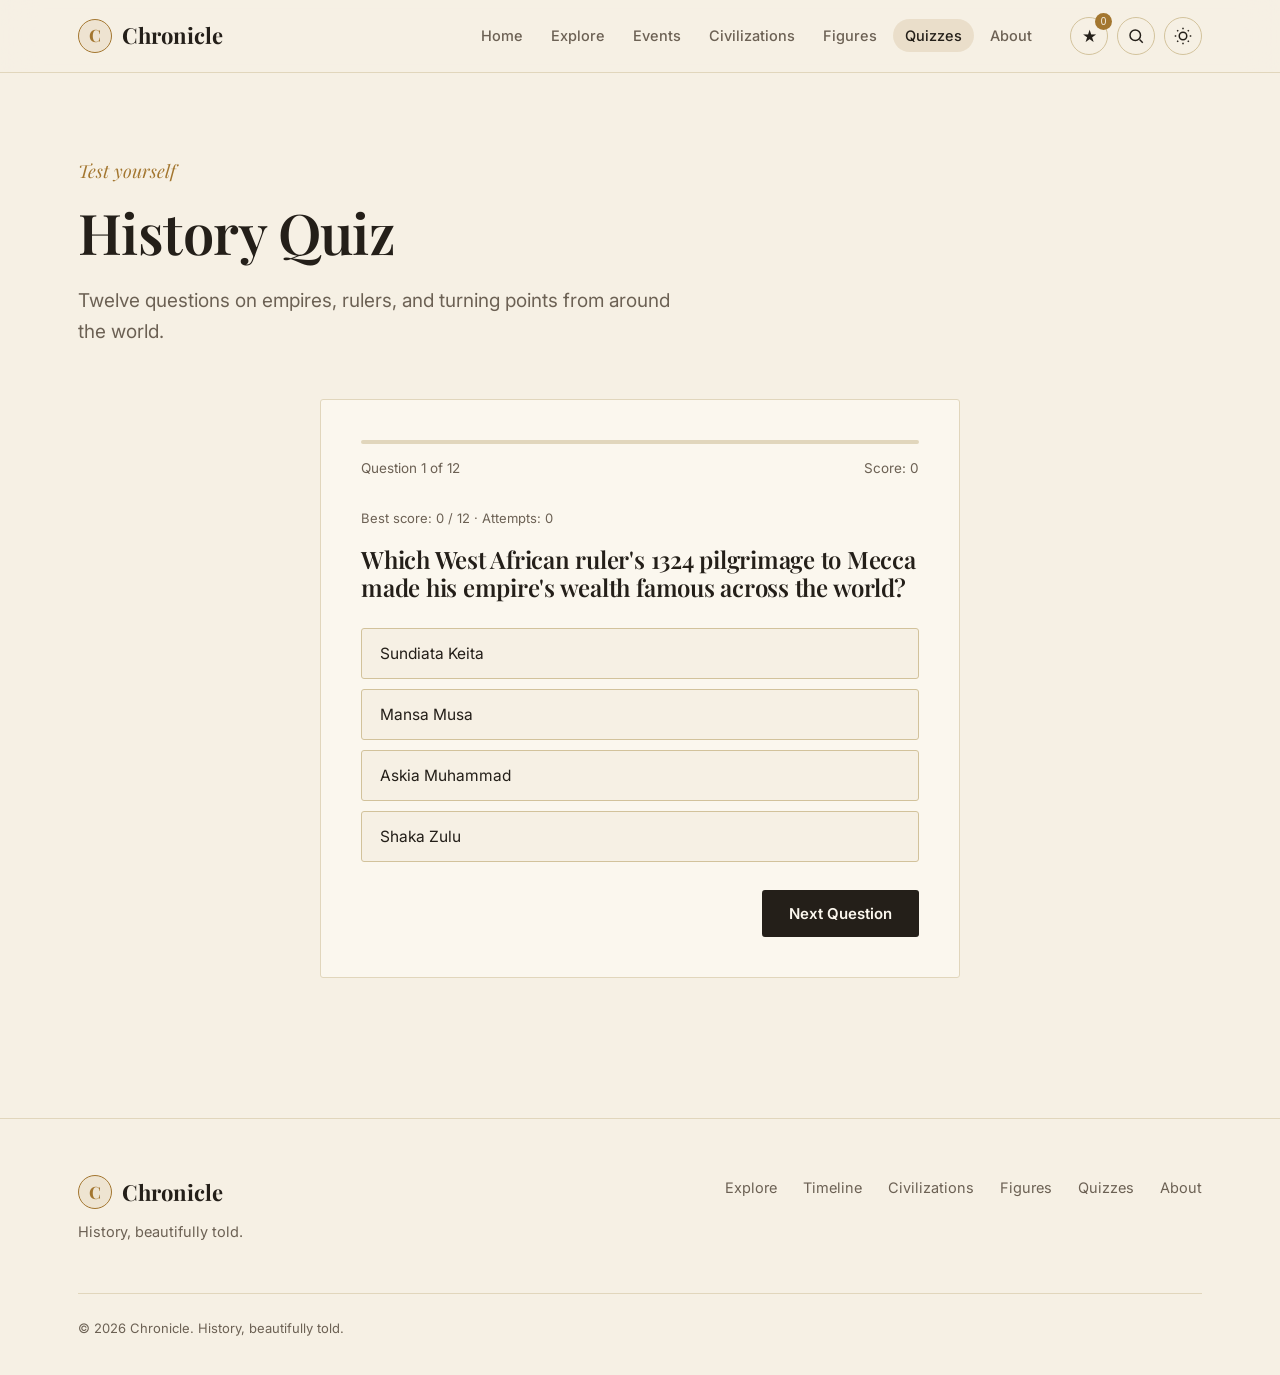
<file: quizzes.html>
<!DOCTYPE html>
<html lang="en">
<head>
<meta charset="UTF-8">
<meta name="viewport" content="width=device-width, initial-scale=1, viewport-fit=cover">
<title>Quizzes — Chronicle</title>
<meta name="description" content="Test your knowledge of world history with Chronicle's interactive quiz.">
<link rel="preconnect" href="https://fonts.googleapis.com">
<link rel="stylesheet" href="style.css">
</head>
<body data-page="quizzes">
<a class="skip-link" href="#main">Skip to content</a>
<header class="site-header">
  <div class="header-inner">
    <a href="index.html" class="logo"><span class="logo-mark">C</span>Chronicle</a>
    <nav class="nav-menu" data-nav-menu>
      <ul class="nav-links">
        <li><a href="index.html" data-page="home">Home</a></li>
        <li><a href="explore.html" data-page="explore">Explore</a></li>
        <li><a href="timeline.html" data-page="timeline">Events</a></li>
        <li><a href="civilizations.html" data-page="civilizations">Civilizations</a></li>
        <li><a href="figures.html" data-page="figures">Figures</a></li>
        <li><a href="quizzes.html" data-page="quizzes">Quizzes</a></li>
        <li><a href="about.html" data-page="about">About</a></li>
      </ul>
    </nav>
    <div class="header-actions">
      <button class="header-search" type="button" data-header-search aria-label="Search Chronicle">
        <svg width="18" height="18" viewBox="0 0 24 24" fill="none" stroke="currentColor" stroke-width="2"><circle cx="11" cy="11" r="7"/><path d="m21 21-4.3-4.3"/></svg>
      </button>
      <button class="theme-toggle" data-theme-toggle aria-label="Toggle dark mode" aria-pressed="false">
        <svg class="icon-light" width="18" height="18" viewBox="0 0 24 24" fill="none" stroke="currentColor" stroke-width="2"><circle cx="12" cy="12" r="5"/><path d="M12 1v2M12 21v2M4.22 4.22l1.42 1.42M18.36 18.36l1.42 1.42M1 12h2M21 12h2M4.22 19.78l1.42-1.42M18.36 5.64l1.42-1.42"/></svg>
        <svg class="icon-dark" width="18" height="18" viewBox="0 0 24 24" fill="none" stroke="currentColor" stroke-width="2"><path d="M21 12.79A9 9 0 1 1 11.21 3 7 7 0 0 0 21 12.79z"/></svg>
      </button>
      <button class="nav-toggle" data-nav-toggle aria-label="Toggle menu" aria-expanded="false">
        <span></span><span></span><span></span>
      </button>
    </div>
  </div>
</header>

<main id="main">
  <section class="hero quiz-hero">
    <div class="container">
      <p class="hero-eyebrow">Test yourself</p>
      <h1>History Quiz</h1>
      <p class="lede">Twelve questions on empires, rulers, and turning points from around the world.</p>
    </div>
  </section>

  <section class="container quiz-content">
    <div class="quiz-shell" id="quiz-shell"></div>
  </section>
</main>

<footer class="site-footer">
  <div class="container">
    <div class="footer-grid">
      <div class="footer-brand">
        <a href="index.html" class="logo"><span class="logo-mark">C</span>Chronicle</a>
        <p class="footer-tagline">History, beautifully told.</p>
      </div>
      <ul class="footer-links">
        <li><a href="explore.html">Explore</a></li>
        <li><a href="timeline.html">Timeline</a></li>
        <li><a href="civilizations.html">Civilizations</a></li>
        <li><a href="figures.html">Figures</a></li>
        <li><a href="quizzes.html">Quizzes</a></li>
        <li><a href="about.html">About</a></li>
      </ul>
    </div>
    <div class="footer-bottom">&copy; <span data-current-year>2026</span> Chronicle. History, beautifully told.</div>
  </div>
</footer>

<script src="script.js"></script>
<script>
document.addEventListener("DOMContentLoaded", () => {
  const questions = getQuizQuestions();
  const shell = document.getElementById("quiz-shell");
  const preferences = readChroniclePreferences();
  let current = 0;
  let score = 0;
  let answered = false;

  function renderQuestion() {
    answered = false;
    const q = questions[current];
    const pct = Math.round((current / questions.length) * 100);
    shell.innerHTML = `
      <div class="quiz-progress-track"><div class="quiz-progress-fill" style="width:${pct}%"></div></div>
      <div class="quiz-meta-row">
        <span>Question ${current + 1} of ${questions.length}</span>
        <span>Score: ${score}</span>
      </div>
      <p class="quiz-history">Best score: ${preferences.quiz.best} / ${questions.length} &middot; Attempts: ${preferences.quiz.attempts}</p>
      <h2 class="quiz-question">${escapeHtml(q.question)}</h2>
      <div class="quiz-options" id="quiz-options">
        ${q.options.map((opt, i) => `<button class="quiz-option" data-index="${i}">${escapeHtml(opt)}</button>`).join("")}
      </div>
      <div class="quiz-footer">
        <button class="btn btn-primary" id="quiz-next" disabled>${current === questions.length - 1 ? "See Results" : "Next Question"}</button>
      </div>
    `;

    const optionButtons = shell.querySelectorAll(".quiz-option");
    optionButtons.forEach(btn => {
      btn.addEventListener("click", () => {
        if (answered) return;
        answered = true;
        const chosen = parseInt(btn.getAttribute("data-index"), 10);
        optionButtons.forEach(b => b.disabled = true);
        if (chosen === q.answer) {
          btn.classList.add("is-correct");
          score += 1;
        } else {
          btn.classList.add("is-incorrect");
          optionButtons[q.answer].classList.add("is-correct");
        }
        document.getElementById("quiz-next").disabled = false;
      });
    });

    document.getElementById("quiz-next").addEventListener("click", () => {
      if (current < questions.length - 1) {
        current += 1;
        renderQuestion();
      } else {
        renderResult();
      }
    });
  }

  function renderResult() {
    preferences.quiz.attempts += 1;
    preferences.quiz.last = score;
    preferences.quiz.best = Math.max(preferences.quiz.best, score);
    writeChroniclePreferences(preferences);
    shell.innerHTML = `
      <div class="quiz-result">
        <p class="hero-eyebrow">Quiz Complete</p>
        <h2>Your Score</h2>
        <p class="score-big">${score} / ${questions.length}</p>
        <p class="muted">${score === questions.length ? "A perfect score — well done." : score >= questions.length * 0.6 ? "Solid work. A few more rounds and you'll have it all." : "History rewards another look. Try again."}</p>
        <button class="btn btn-primary" id="quiz-restart">Restart Quiz</button>
      </div>
    `;
    document.getElementById("quiz-restart").addEventListener("click", () => {
      current = 0; score = 0;
      renderQuestion();
    });
  }

  renderQuestion();
});
</script>
</body>
</html>
</file>
<file: style.css>
/* ============================================================
   CHRONICLE — style.css
   Editorial design system. One stylesheet, shared everywhere.
   ============================================================ */

@import url('https://fonts.googleapis.com/css2?family=Playfair+Display:ital,wght@0,500;0,600;0,700;1,500&family=Inter:wght@400;500;600;700&display=swap');

/* ---------------- Tokens ---------------- */

:root {
  --ivory: #F6F0E4;
  --paper: #FBF7EE;
  --charcoal: #241F19;
  --ink-muted: #6C6154;
  --gold: #A3762F;
  --gold-soft: #C79A4B;
  --border: #E1D6BC;
  --border-strong: #D2C29B;
  --shadow-soft: 0 1px 2px rgba(36, 31, 25, 0.06);

  --bg: var(--ivory);
  --bg-elevated: var(--paper);
  --text: var(--charcoal);
  --text-muted: var(--ink-muted);
  --accent: var(--gold);
  --accent-soft: var(--gold-soft);
  --line: var(--border);
  --line-strong: var(--border-strong);
  --focus-ring: #7C5623;

  --font-display: 'Playfair Display', Georgia, 'Times New Roman', serif;
  --font-body: 'Inter', -apple-system, BlinkMacSystemFont, 'Segoe UI', sans-serif;

  --container: 1180px;
  --radius: 3px;

  padding-top: env(safe-area-inset-top, 0px);
  padding-bottom: env(safe-area-inset-bottom, 0px);
  box-sizing: border-box;
}

:root[data-theme="dark"] {
  --bg: #1A1611;
  --bg-elevated: #221C15;
  --text: #EFE7D8;
  --text-muted: #A99C86;
  --accent: #D3A853;
  --accent-soft: #E4C179;
  --line: #362D22;
  --line-strong: #47392A;
  --shadow-soft: 0 1px 3px rgba(0, 0, 0, 0.35);
  --focus-ring: #E4C179;
}

@media (prefers-color-scheme: dark) {
  :root:not([data-theme="light"]) {
    --bg: #1A1611;
    --bg-elevated: #221C15;
    --text: #EFE7D8;
    --text-muted: #A99C86;
    --accent: #D3A853;
    --accent-soft: #E4C179;
    --line: #362D22;
    --line-strong: #47392A;
    --shadow-soft: 0 1px 3px rgba(0, 0, 0, 0.35);
    --focus-ring: #E4C179;
  }
}

* { box-sizing: border-box; }

html {
  scroll-behavior: smooth;
  scroll-padding-top: calc(88px + env(safe-area-inset-top, 0px));
}

body {
  margin: 0;
  background: var(--bg);
  color: var(--text);
  font-family: var(--font-body);
  font-size: 16px;
  line-height: 1.6;
  -webkit-font-smoothing: antialiased;
  transition: background-color 0.25s ease, color 0.25s ease;
  overflow-x: hidden;
}

img { max-width: 100%; display: block; }

a { color: inherit; text-decoration: none; }

h1, h2, h3, h4 {
  font-family: var(--font-display);
  font-weight: 600;
  line-height: 1.15;
  margin: 0 0 0.5em;
  letter-spacing: -0.01em;
}

p { margin: 0 0 1em; color: var(--text); max-width: 68ch; }

.muted { color: var(--text-muted); }

:focus-visible {
  outline: 2px solid var(--focus-ring);
  outline-offset: 3px;
  border-radius: 2px;
}

.container {
  max-width: var(--container);
  margin: 0 auto;
  padding: 0 28px;
}

.section {
  padding: 72px 0;
  border-top: 1px solid var(--line);
}

.section:first-of-type { border-top: none; }

.section-head {
  display: flex;
  align-items: flex-end;
  justify-content: space-between;
  gap: 24px;
  margin-bottom: 36px;
  flex-wrap: wrap;
}

.section-head h2 { font-size: clamp(28px, 3.4vw, 40px); margin: 0; }

.section-kicker {
  font-family: var(--font-display);
  font-style: italic;
  color: var(--accent);
  font-size: 17px;
  margin: 0 0 6px;
}

.link-more {
  font-weight: 600;
  font-size: 14px;
  color: var(--accent);
  border-bottom: 1px solid var(--accent-soft);
  padding-bottom: 2px;
  white-space: nowrap;
}
.link-more:hover { color: var(--text); border-color: var(--text); }

/* ---------------- Buttons ---------------- */

.btn {
  display: inline-flex;
  align-items: center;
  gap: 8px;
  padding: 13px 26px;
  font-family: var(--font-body);
  font-weight: 600;
  font-size: 15px;
  border-radius: var(--radius);
  border: 1px solid transparent;
  cursor: pointer;
  transition: background-color 0.15s ease, color 0.15s ease, border-color 0.15s ease, transform 0.1s ease;
}
.btn:active { transform: translateY(1px); }

.btn-primary {
  background: var(--charcoal);
  color: var(--paper);
}
:root[data-theme="dark"] .btn-primary { background: var(--accent); color: #1A1611; }
.btn-primary:hover { background: var(--accent); color: var(--charcoal); }

.btn-outline {
  background: transparent;
  color: var(--text);
  border-color: var(--line-strong);
}
.btn-outline:hover { border-color: var(--accent); color: var(--accent); }

.btn-ghost {
  background: transparent;
  color: var(--accent);
  padding: 13px 8px;
}
.btn-ghost:hover { color: var(--text); }

/* ---------------- Header ---------------- */

.site-header {
  position: sticky;
  top: 0;
  z-index: 100;
  background: color-mix(in srgb, var(--bg) 82%, transparent);
  backdrop-filter: blur(18px) saturate(1.2);
  border-bottom: 1px solid var(--line);
  padding-top: env(safe-area-inset-top, 0px);
}

.header-inner {
  max-width: var(--container);
  margin: 0 auto;
  min-height: 72px;
  padding: 12px 28px;
  display: flex;
  align-items: center;
  justify-content: space-between;
  gap: 20px;
}

.logo {
  display: flex;
  align-items: center;
  gap: 10px;
  font-family: var(--font-display);
  font-size: 22px;
  font-weight: 700;
  color: var(--text);
}

.logo-mark {
  width: 34px;
  height: 34px;
  border-radius: 50%;
  border: 1.5px solid var(--accent);
  background: color-mix(in srgb, var(--accent) 10%, transparent);
  display: flex;
  align-items: center;
  justify-content: center;
  font-size: 17px;
  color: var(--accent);
  flex-shrink: 0;
}

.nav-menu {
  display: flex;
  align-items: center;
  gap: 22px;
  margin-left: auto;
}

.nav-links {
  display: flex;
  align-items: center;
  gap: 4px;
  list-style: none;
  margin: 0;
  padding: 0;
}

.nav-links a {
  font-size: 14.5px;
  font-weight: 500;
  color: var(--text-muted);
  padding: 8px 12px;
  border-radius: 999px;
  position: relative;
}
.nav-links a:hover { color: var(--text); background: color-mix(in srgb, var(--accent) 10%, transparent); }
.nav-links a.is-active { color: var(--text); background: color-mix(in srgb, var(--accent) 14%, transparent); }
.nav-links a.is-active::after {
  display: none;
}

.header-actions {
  display: flex;
  align-items: center;
  gap: 9px;
  margin-left: 6px;
}

.header-search,
.theme-toggle {
  width: 38px;
  height: 38px;
  border-radius: 50%;
  border: 1px solid var(--line-strong);
  background: transparent;
  color: var(--text);
  display: flex;
  align-items: center;
  justify-content: center;
  cursor: pointer;
  font-size: 16px;
}
.header-search:hover,
.theme-toggle:hover { border-color: var(--accent); color: var(--accent); }
.theme-toggle .icon-dark { display: none; }
:root[data-theme="dark"] .theme-toggle .icon-light { display: none; }
:root[data-theme="dark"] .theme-toggle .icon-dark { display: inline; }

.favorites-toggle {
  position: relative;
  width: 38px;
  height: 38px;
  border: 1px solid var(--line-strong);
  border-radius: 50%;
  background: transparent;
  color: var(--text);
  cursor: pointer;
  font-size: 17px;
}
.favorites-toggle:hover, .favorites-toggle:focus-visible { border-color: var(--accent); color: var(--accent); }
.favorites-toggle span {
  position: absolute;
  right: -5px;
  top: -5px;
  min-width: 17px;
  height: 17px;
  padding: 0 4px;
  border-radius: 999px;
  background: var(--accent);
  color: var(--bg);
  font-size: 10px;
  line-height: 17px;
}
.favorites-panel {
  position: fixed;
  z-index: 200;
  top: 78px;
  right: max(18px, calc((100vw - var(--container)) / 2));
  width: min(320px, calc(100vw - 36px));
  padding: 20px;
  background: var(--bg-elevated);
  border: 1px solid var(--line-strong);
  box-shadow: 0 14px 34px rgba(0,0,0,.18);
}
.favorites-panel-head { display: flex; justify-content: space-between; align-items: center; gap: 16px; }
.favorites-panel h2 { font-size: 21px; margin: 0; }
.favorites-close { border: 0; background: none; color: var(--text-muted); font-size: 24px; cursor: pointer; }
.favorite-item { margin: 8px 0 0; text-transform: capitalize; color: var(--text); }

.card[data-detail-type], .timeline-item[data-detail-type] { cursor: pointer; }
.card[data-detail-type]:focus-visible, .timeline-item[data-detail-type]:focus-visible { outline: 2px solid var(--focus-ring); outline-offset: 5px; }

.article-page { padding: 64px 0 100px; }
.article-back { display: inline-flex; margin-bottom: 42px; color: var(--accent); font-weight: 600; }
.article-layout { display: grid; grid-template-columns: minmax(0, .95fr) minmax(320px, 1.05fr); gap: clamp(36px, 7vw, 92px); align-items: start; }
.article-copy { max-width: 650px; }
.article-copy::before { content: ""; display: block; width: 64px; height: 3px; margin-bottom: 24px; background: var(--accent); }
.article-copy h1 { font-size: clamp(42px, 6vw, 76px); margin-bottom: 20px; }
.article-copy h2 { margin-top: 38px; font-size: 27px; }
.article-section-label { margin-top: 38px; color: var(--accent); font-size: 12px; font-weight: 700; letter-spacing: .12em; text-transform: uppercase; }
.article-section-label + h2 { margin-top: 8px; }
.article-lede { color: var(--text-muted); font-size: 20px; line-height: 1.7; }
.article-at-a-glance { margin: 28px 0; padding: 18px 20px; border-left: 3px solid var(--accent); background: color-mix(in srgb, var(--accent) 8%, var(--bg-elevated)); }
.article-at-a-glance strong { display: block; margin-bottom: 5px; color: var(--accent); font-size: 13px; text-transform: uppercase; letter-spacing: .08em; }
.article-at-a-glance p { margin: 0; color: var(--text-muted); }
.article-meta { display: flex; flex-wrap: wrap; gap: 8px; margin-bottom: 24px; color: var(--text-muted); font-size: 13px; }
.article-meta span { padding: 5px 11px; border: 1px solid var(--line); border-radius: 999px; }
.article-copy > .favorite-btn { position: static; margin: 0 0 22px; }
.article-figure { margin: 0; position: sticky; top: 100px; }
.article-figure img { width: 100%; aspect-ratio: 4 / 3; object-fit: cover; border-radius: 16px; border: 1px solid var(--line); box-shadow: 0 18px 45px rgba(36,31,25,.14); }
.article-figure figcaption { margin-top: 10px; color: var(--text-muted); font-size: 12px; }
.article-list { padding-left: 22px; color: var(--text-muted); }
.article-list li { margin-bottom: 9px; }

.nav-toggle {
  display: none;
  width: 40px;
  height: 40px;
  border: 1px solid var(--line-strong);
  border-radius: 12px;
  background: transparent;
  cursor: pointer;
  flex-direction: column;
  justify-content: center;
  align-items: center;
  gap: 4px;
}
.nav-toggle span {
  display: block;
  width: 18px;
  height: 1.5px;
  background: var(--text);
  transition: transform 0.2s ease, opacity 0.2s ease;
}
body.nav-open .nav-toggle span:nth-child(1) { transform: translateY(5.5px) rotate(45deg); }
body.nav-open .nav-toggle span:nth-child(2) { opacity: 0; }
body.nav-open .nav-toggle span:nth-child(3) { transform: translateY(-5.5px) rotate(-45deg); }

/* ---------------- Hero ---------------- */

.hero {
  padding: 84px 0 96px;
  position: relative;
}

.hero-grid {
  display: grid;
  grid-template-columns: 1.15fr 0.85fr;
  gap: 56px;
  align-items: center;
}

.hero-eyebrow {
  font-family: var(--font-display);
  font-style: italic;
  color: var(--accent);
  font-size: 18px;
  margin-bottom: 14px;
}

.hero h1 {
  font-size: clamp(42px, 6vw, 74px);
  margin-bottom: 22px;
}

.civ-hero {
  padding-bottom: 40px;
}

.civ-hero h1 {
  font-size: clamp(36px, 5vw, 56px);
}

.quiz-hero { padding-bottom: 20px; }
.quiz-hero h1 { font-size: clamp(36px, 5vw, 56px); }
.quiz-content { padding-bottom: 100px; }
.quiz-history { margin: 0 0 18px; color: var(--text-muted); font-size: 13px; }

.civ-content {
  padding-bottom: 90px;
}

.hero p.lede {
  font-size: 19px;
  color: var(--text-muted);
  max-width: 52ch;
  margin-bottom: 32px;
}

.hero-actions { display: flex; gap: 14px; flex-wrap: wrap; }

.hero-art {
  aspect-ratio: 4 / 5;
  border: 1px solid var(--line-strong);
  border-radius: var(--radius);
  background:
    radial-gradient(circle at 30% 25%, color-mix(in srgb, var(--accent) 22%, transparent), transparent 55%),
    linear-gradient(155deg, var(--bg-elevated), var(--bg));
  position: relative;
  overflow: hidden;
  display: flex;
  align-items: center;
  justify-content: center;
}

.hero-art::before {
  content: "";
  position: absolute;
  inset: 22px;
  border: 1px solid color-mix(in srgb, var(--accent) 45%, transparent);
  border-radius: 2px;
  z-index: 1;
  pointer-events: none;
}

.hero-art img { position: relative; z-index: 0; }

/* ---------------- Cards ---------------- */

.card-grid {
  display: grid;
  grid-template-columns: repeat(auto-fit, minmax(min(100%, 270px), 1fr));
  gap: clamp(16px, 2.2vw, 24px);
}

.card {
  position: relative;
  background: var(--bg-elevated);
  border: 1px solid var(--line);
  border-top: 2px solid var(--accent);
  border-radius: var(--radius);
  overflow: hidden;
  display: flex;
  flex-direction: column;
  box-shadow: var(--shadow-soft);
}
.favorite-btn {
  position: absolute;
  z-index: 2;
  top: 12px;
  right: 12px;
  width: 34px;
  height: 34px;
  border: 1px solid var(--line-strong);
  border-radius: 50%;
  background: color-mix(in srgb, var(--bg-elevated) 88%, transparent);
  color: var(--text-muted);
  cursor: pointer;
  font-size: 18px;
}
.favorite-btn.is-favorite, .favorite-btn:hover { color: var(--accent); border-color: var(--accent); }

.card-media {
  aspect-ratio: 16 / 11;
  overflow: hidden;
  background: var(--bg);
  border-bottom: 1px solid var(--line);
}
.card-media img { width: 100%; height: 100%; object-fit: cover; }

.card-body { padding: 20px 22px 24px; display: flex; flex-direction: column; flex: 1; }

.card-eyebrow {
  font-size: 12.5px;
  font-weight: 600;
  color: var(--accent);
  margin-bottom: 8px;
}

.card h3 {
  font-size: 20px;
  margin-bottom: 8px;
}

.card p { font-size: 14.5px; color: var(--text-muted); margin-bottom: 14px; flex: 1; }

.card-meta {
  font-size: 13px;
  color: var(--text-muted);
  display: flex;
  gap: 10px;
  flex-wrap: wrap;
  border-top: 1px solid var(--line);
  padding-top: 12px;
  margin-top: auto;
}

.tag {
  display: inline-block;
  font-size: 12px;
  font-weight: 600;
  color: var(--accent);
  border: 1px solid color-mix(in srgb, var(--accent) 45%, transparent);
  border-radius: 999px;
  padding: 3px 11px;
}

/* ---------------- Era cards (homepage explore section) ---------------- */

.era-grid {
  display: grid;
  grid-template-columns: repeat(4, 1fr);
  gap: 20px;
}

.era-card {
  border: 1px solid var(--line);
  border-radius: var(--radius);
  padding: 26px 22px;
  background: var(--bg-elevated);
  transition: border-color 0.15s ease, transform 0.15s ease;
}
.era-card:hover { border-color: var(--accent); transform: translateY(-2px); }
.era-card .era-num {
  font-family: var(--font-display);
  font-style: italic;
  color: var(--accent);
  font-size: 15px;
  margin-bottom: 10px;
}
.era-card h3 { font-size: 19px; margin-bottom: 8px; }
.era-card p { font-size: 14px; margin-bottom: 0; }

/* ---------------- Filter / search controls ---------------- */

.controls-bar {
  display: flex;
  flex-direction: column;
  gap: 18px;
  padding: clamp(18px, 3vw, 24px);
  background: var(--bg-elevated);
  border: 1px solid var(--line);
  border-radius: var(--radius);
  margin-bottom: 30px;
}

.search-row {
  display: flex;
  gap: 12px;
  flex-wrap: wrap;
}

.search-input-wrap {
  position: relative;
  flex: 1;
  min-width: 240px;
}

.search-input-wrap svg {
  position: absolute;
  left: 14px;
  top: 50%;
  transform: translateY(-50%);
  color: var(--text-muted);
}

.search-input {
  width: 100%;
  padding: 12px 16px 12px 40px;
  border: 1px solid var(--line-strong);
  border-radius: var(--radius);
  background: var(--bg);
  color: var(--text);
  font-family: var(--font-body);
  font-size: 15px;
}
.search-input:focus { border-color: var(--accent); }

.filter-groups {
  display: flex;
  gap: 28px;
  flex-wrap: wrap;
}

.filter-group {
  display: flex;
  flex-direction: column;
  gap: 8px;
}

.filter-group-label {
  font-size: 12px;
  font-weight: 600;
  text-transform: uppercase;
  letter-spacing: 0.06em;
  color: var(--text-muted);
}

.chip-row { display: flex; gap: 8px; flex-wrap: wrap; }

.chip {
  padding: 7px 15px;
  font-size: 13.5px;
  font-weight: 500;
  border: 1px solid var(--line-strong);
  border-radius: 999px;
  background: transparent;
  color: var(--text);
  cursor: pointer;
  transition: background-color 0.15s ease, color 0.15s ease, border-color 0.15s ease;
}
.chip:hover { border-color: var(--accent); }
.chip.is-active {
  background: var(--charcoal);
  border-color: var(--charcoal);
  color: var(--paper);
}
:root[data-theme="dark"] .chip.is-active { background: var(--accent); border-color: var(--accent); color: #1A1611; }

.results-row {
  display: flex;
  align-items: center;
  justify-content: space-between;
  margin-bottom: 20px;
  flex-wrap: wrap;
  gap: 10px;
}

.results-count { font-size: 14.5px; color: var(--text-muted); }
.results-count strong { color: var(--text); }

.clear-filters-btn {
  font-size: 13.5px;
  font-weight: 600;
  color: var(--accent);
  background: none;
  border: none;
  cursor: pointer;
  padding: 4px 0;
}
.clear-filters-btn:hover { color: var(--text); }

.empty-state {
  text-align: center;
  padding: 72px 24px;
  border: 1px dashed var(--line-strong);
  border-radius: var(--radius);
}
.empty-state h3 { font-size: 22px; margin-bottom: 8px; }
.empty-state p { margin: 0 auto; color: var(--text-muted); }

/* ---------------- Figure / civilization detail cards ---------------- */

.figure-card, .civ-card { display: flex; flex-direction: column; }
.figure-card .card-media, .civ-card .card-media { aspect-ratio: 1 / 1; }

.achievement-list {
  list-style: none;
  padding: 0;
  margin: 0 0 12px;
  display: flex;
  flex-direction: column;
  gap: 6px;
}
.achievement-list li {
  font-size: 13.5px;
  color: var(--text-muted);
  padding-left: 16px;
  position: relative;
}
.achievement-list li::before {
  content: "";
  position: absolute;
  left: 0; top: 8px;
  width: 5px; height: 5px;
  background: var(--accent);
  border-radius: 50%;
}

/* ---------------- Timeline ---------------- */

.timeline {
  position: relative;
  padding-left: 32px;
  border-left: 1px solid var(--line-strong);
}

.timeline-item {
  position: relative;
  padding-bottom: 40px;
  display: flex;
  gap: 20px;
  align-items: flex-start;
}
.timeline-item:last-child { padding-bottom: 0; }

.timeline-item::before {
  content: "";
  position: absolute;
  left: -37px;
  top: 4px;
  width: 11px;
  height: 11px;
  border-radius: 50%;
  background: var(--bg);
  border: 2px solid var(--accent);
}

.timeline-thumb {
  flex-shrink: 0;
  width: 84px;
  height: 84px;
  border-radius: var(--radius);
  overflow: hidden;
  border: 1px solid var(--line);
  background: var(--bg-elevated);
}
.timeline-thumb img { width: 100%; height: 100%; object-fit: cover; }

.timeline-body { flex: 1; min-width: 0; }

.timeline-date {
  font-family: var(--font-display);
  font-style: italic;
  color: var(--accent);
  font-size: 16px;
  margin-bottom: 6px;
}

.timeline-item h3 { font-size: 21px; margin-bottom: 6px; }

.timeline-item .card-meta { border-top: none; padding-top: 0; margin-top: 8px; }

@media (max-width: 560px) {
  .timeline-thumb { width: 56px; height: 56px; }
}

.era-anchor {
  font-family: var(--font-display);
  font-style: italic;
  color: var(--accent);
  font-size: 26px;
  margin: 44px 0 18px -32px;
  padding-left: 0;
}
.era-anchor:first-child { margin-top: 0; }

/* ---------------- Quiz ---------------- */

.quiz-shell {
  max-width: 640px;
  margin: 0 auto;
  border: 1px solid var(--line);
  border-radius: var(--radius);
  background: var(--bg-elevated);
  padding: 40px;
}

.quiz-progress-track {
  height: 4px;
  background: var(--line);
  border-radius: 999px;
  overflow: hidden;
  margin-bottom: 14px;
}
.quiz-progress-fill {
  height: 100%;
  background: var(--accent);
  transition: width 0.3s ease;
  width: 0%;
}

.quiz-meta-row {
  display: flex;
  justify-content: space-between;
  font-size: 13.5px;
  color: var(--text-muted);
  margin-bottom: 28px;
}

.quiz-question { font-size: 24px; margin-bottom: 26px; }

.quiz-options {
  display: flex;
  flex-direction: column;
  gap: 10px;
  margin-bottom: 28px;
}

.quiz-option {
  text-align: left;
  padding: 15px 18px;
  border: 1px solid var(--line-strong);
  border-radius: var(--radius);
  background: var(--bg);
  color: var(--text);
  font-family: var(--font-body);
  font-size: 15.5px;
  cursor: pointer;
  transition: border-color 0.15s ease, background-color 0.15s ease;
}
.quiz-option:hover:not(:disabled) { border-color: var(--accent); }
.quiz-option.is-selected { border-color: var(--accent); background: color-mix(in srgb, var(--accent) 12%, var(--bg)); }
.quiz-option.is-correct { border-color: #4E7F52; background: color-mix(in srgb, #4E7F52 15%, var(--bg)); }
.quiz-option.is-incorrect { border-color: #A94B42; background: color-mix(in srgb, #A94B42 15%, var(--bg)); }
.quiz-option:disabled { cursor: default; }

.quiz-footer { display: flex; justify-content: flex-end; }

.quiz-result { text-align: center; }
.quiz-result .score-big {
  font-family: var(--font-display);
  font-size: 64px;
  color: var(--accent);
  margin: 20px 0;
}

/* ---------------- Footer ---------------- */

.site-footer {
  border-top: 1px solid var(--line);
  padding: 56px 0 36px;
  margin-top: 40px;
}

.footer-grid {
  display: flex;
  justify-content: space-between;
  gap: 40px;
  flex-wrap: wrap;
  margin-bottom: 36px;
}

.footer-brand .logo { margin-bottom: 10px; }
.footer-tagline { color: var(--text-muted); font-size: 14.5px; max-width: 32ch; }

.footer-links {
  list-style: none;
  padding: 0;
  margin: 0;
  display: flex;
  gap: 26px;
  flex-wrap: wrap;
}
.footer-links a { font-size: 14.5px; color: var(--text-muted); }
.footer-links a:hover { color: var(--accent); }

.footer-bottom {
  border-top: 1px solid var(--line);
  padding-top: 24px;
  font-size: 13px;
  color: var(--text-muted);
}

/* ---------------- About page ---------------- */

.prose-block { max-width: 74ch; }
.prose-block h2 { font-size: 30px; margin-top: 0; }
.prose-block p { font-size: 16.5px; color: var(--text-muted); }

.dropcap::first-letter {
  font-family: var(--font-display);
  font-size: 64px;
  float: left;
  line-height: 0.8;
  padding: 8px 10px 0 0;
  color: var(--accent);
}

.value-grid {
  display: grid;
  grid-template-columns: repeat(2, 1fr);
  gap: 24px;
  margin-top: 8px;
}
.value-item { border-top: 1px solid var(--line); padding-top: 16px; }
.value-item h3 { font-size: 18px; margin-bottom: 6px; }
.value-item p { font-size: 14.5px; margin-bottom: 0; }

/* ---------------- Utility ---------------- */

.stat-row { display: flex; gap: 40px; flex-wrap: wrap; margin-top: 8px; }
.stat { }
.stat .num { font-family: var(--font-display); font-size: 36px; color: var(--accent); }
.stat .label { font-size: 13.5px; color: var(--text-muted); }

.table-scroll { overflow-x: auto; }

.skip-link {
  position: absolute;
  left: -999px;
  top: 0;
  background: var(--accent);
  color: #1A1611;
  padding: 10px 16px;
  z-index: 200;
  border-radius: 0 0 4px 0;
}
.skip-link:focus { left: 0; }

/* ---------------- Responsive ---------------- */

@media (max-width: 980px) {
  .hero-grid { grid-template-columns: 1fr; }
  .hero-art { max-width: 360px; margin: 0 auto; }
  .era-grid { grid-template-columns: repeat(2, 1fr); }
  .value-grid { grid-template-columns: 1fr; }
  .article-layout { grid-template-columns: 1fr; }
  .article-figure { position: static; grid-row: 1; }
}

@media (max-width: 860px) {
  .nav-menu {
    position: fixed;
    inset: calc(72px + env(safe-area-inset-top, 0px)) 14px auto;
    background: color-mix(in srgb, var(--bg-elevated) 96%, transparent);
    border: 1px solid var(--line-strong);
    border-radius: 18px;
    box-shadow: 0 20px 50px rgba(0,0,0,.2);
    flex-direction: column;
    align-items: stretch;
    justify-content: flex-start;
    padding: 12px;
    transform: translateY(-10px) scale(.98);
    transform-origin: top right;
    opacity: 0;
    pointer-events: none;
    transition: opacity .2s ease, transform .2s ease;
  }
  .nav-menu.is-open { opacity: 1; transform: translateY(0) scale(1); pointer-events: auto; }
  .nav-links { flex-direction: column; align-items: stretch; gap: 4px; width: 100%; }
  .nav-links a { display: flex; align-items: center; padding: 14px 16px; width: 100%; border: 0; font-size: 15px; }
  .nav-toggle { display: flex; }
  .header-actions { order: 3; }
  body.nav-open { overflow: hidden; }
  body.nav-open::before {
    content: "";
    position: fixed;
    z-index: 90;
    inset: calc(72px + env(safe-area-inset-top, 0px)) 0 0;
    background: rgba(20, 16, 11, .28);
  }
}

@media (max-width: 640px) {
  .header-inner { min-height: 64px; padding: 10px 18px; }
  .logo { font-size: 20px; }
  .logo-mark { width: 32px; height: 32px; }
  .favorites-toggle, .header-search, .theme-toggle, .nav-toggle { width: 36px; height: 36px; }
  .nav-menu { inset: calc(64px + env(safe-area-inset-top, 0px)) 12px auto; }
  .container { padding: 0 18px; }
  .section { padding: 52px 0; }
  .hero { padding: 48px 0 60px; }
  .civ-hero { padding: 48px 0 32px; }
  .quiz-hero { padding: 48px 0 28px; }
  .quiz-content { padding-bottom: 56px; }
  .civ-content { padding-bottom: 56px; }
  .era-grid { grid-template-columns: 1fr; }
  .card-grid { grid-template-columns: 1fr; }
  .filter-groups { gap: 18px; }
  .controls-bar { margin-bottom: 24px; }
  .search-input-wrap { min-width: 0; }
  .civ-card .card-body { padding: 18px 18px 20px; }
  .quiz-shell { padding: 26px 20px; }
  .footer-grid { flex-direction: column; gap: 24px; }
  .timeline { padding-left: 24px; }
  .timeline-item::before { left: -29px; }
  .era-anchor { margin-left: -24px; }
}

@media (prefers-reduced-motion: reduce) {
  * { animation: none !important; transition: none !important; scroll-behavior: auto !important; }
}
</file>
